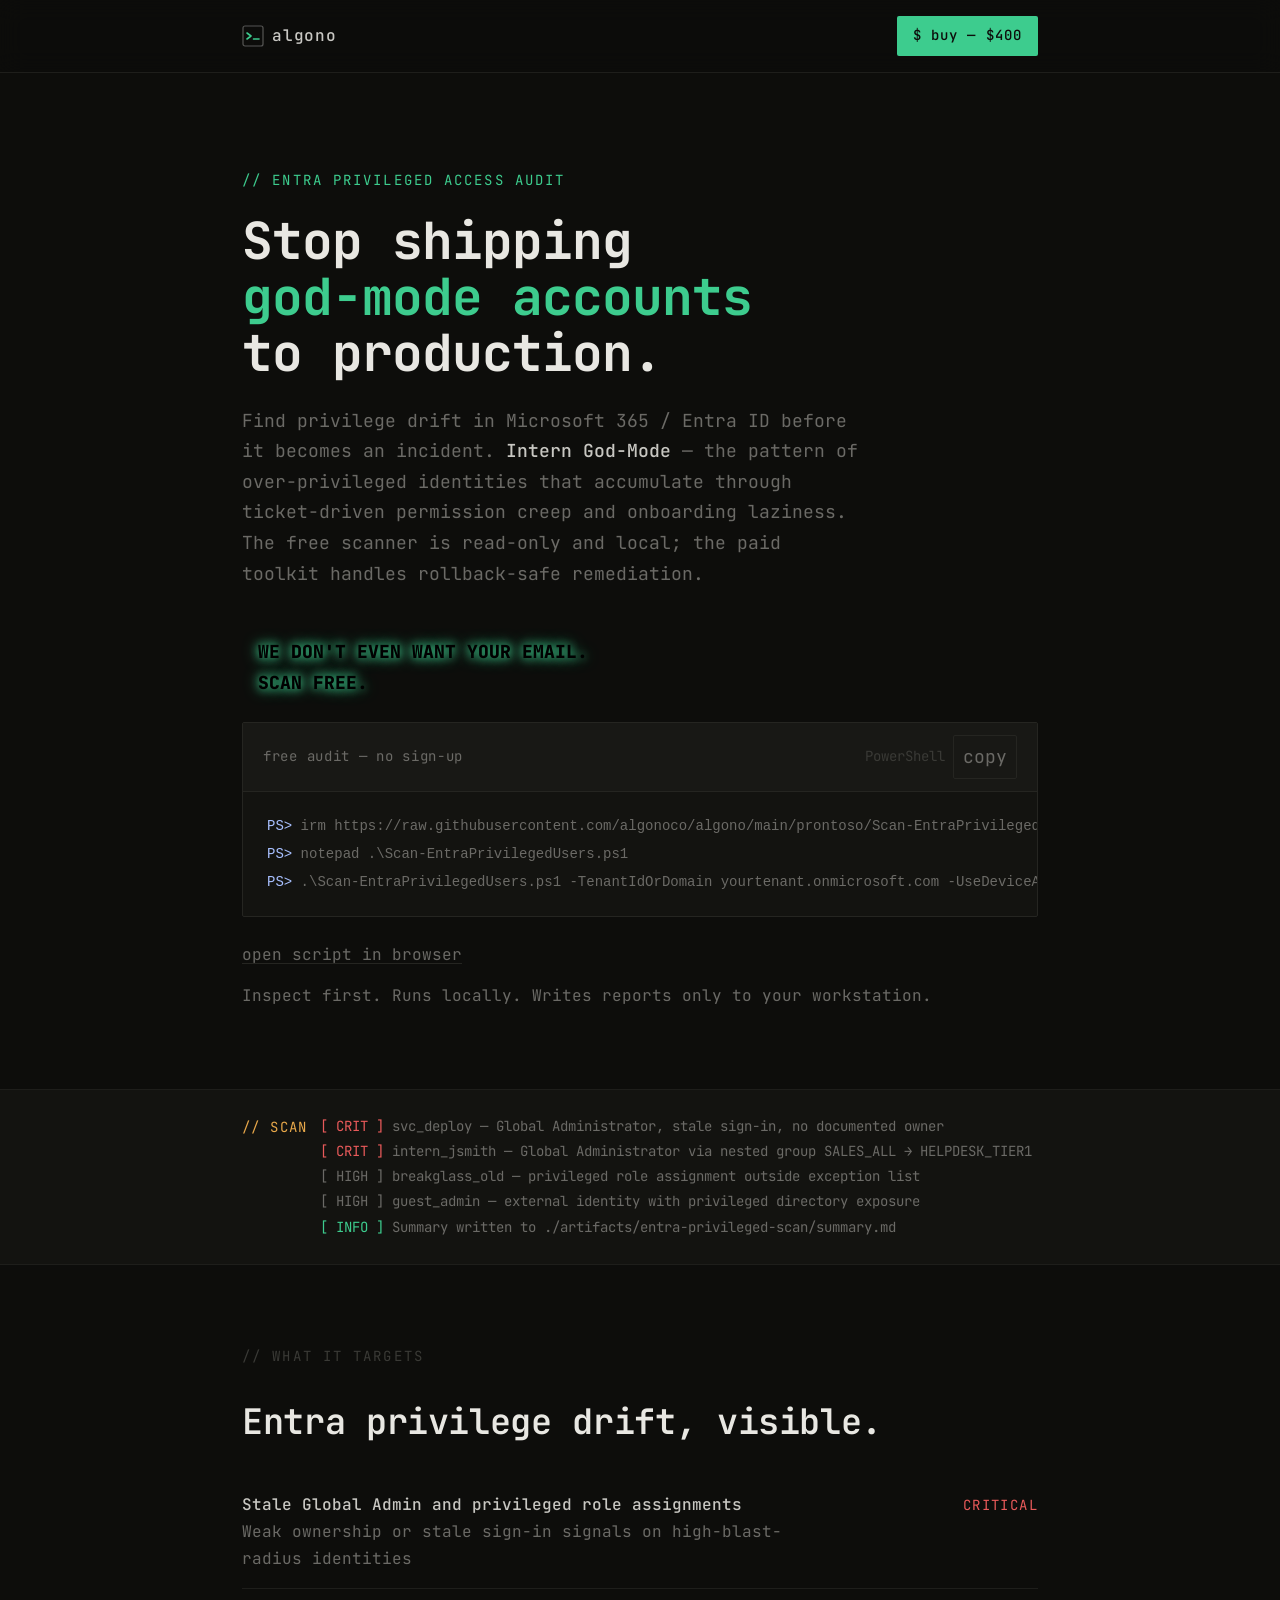
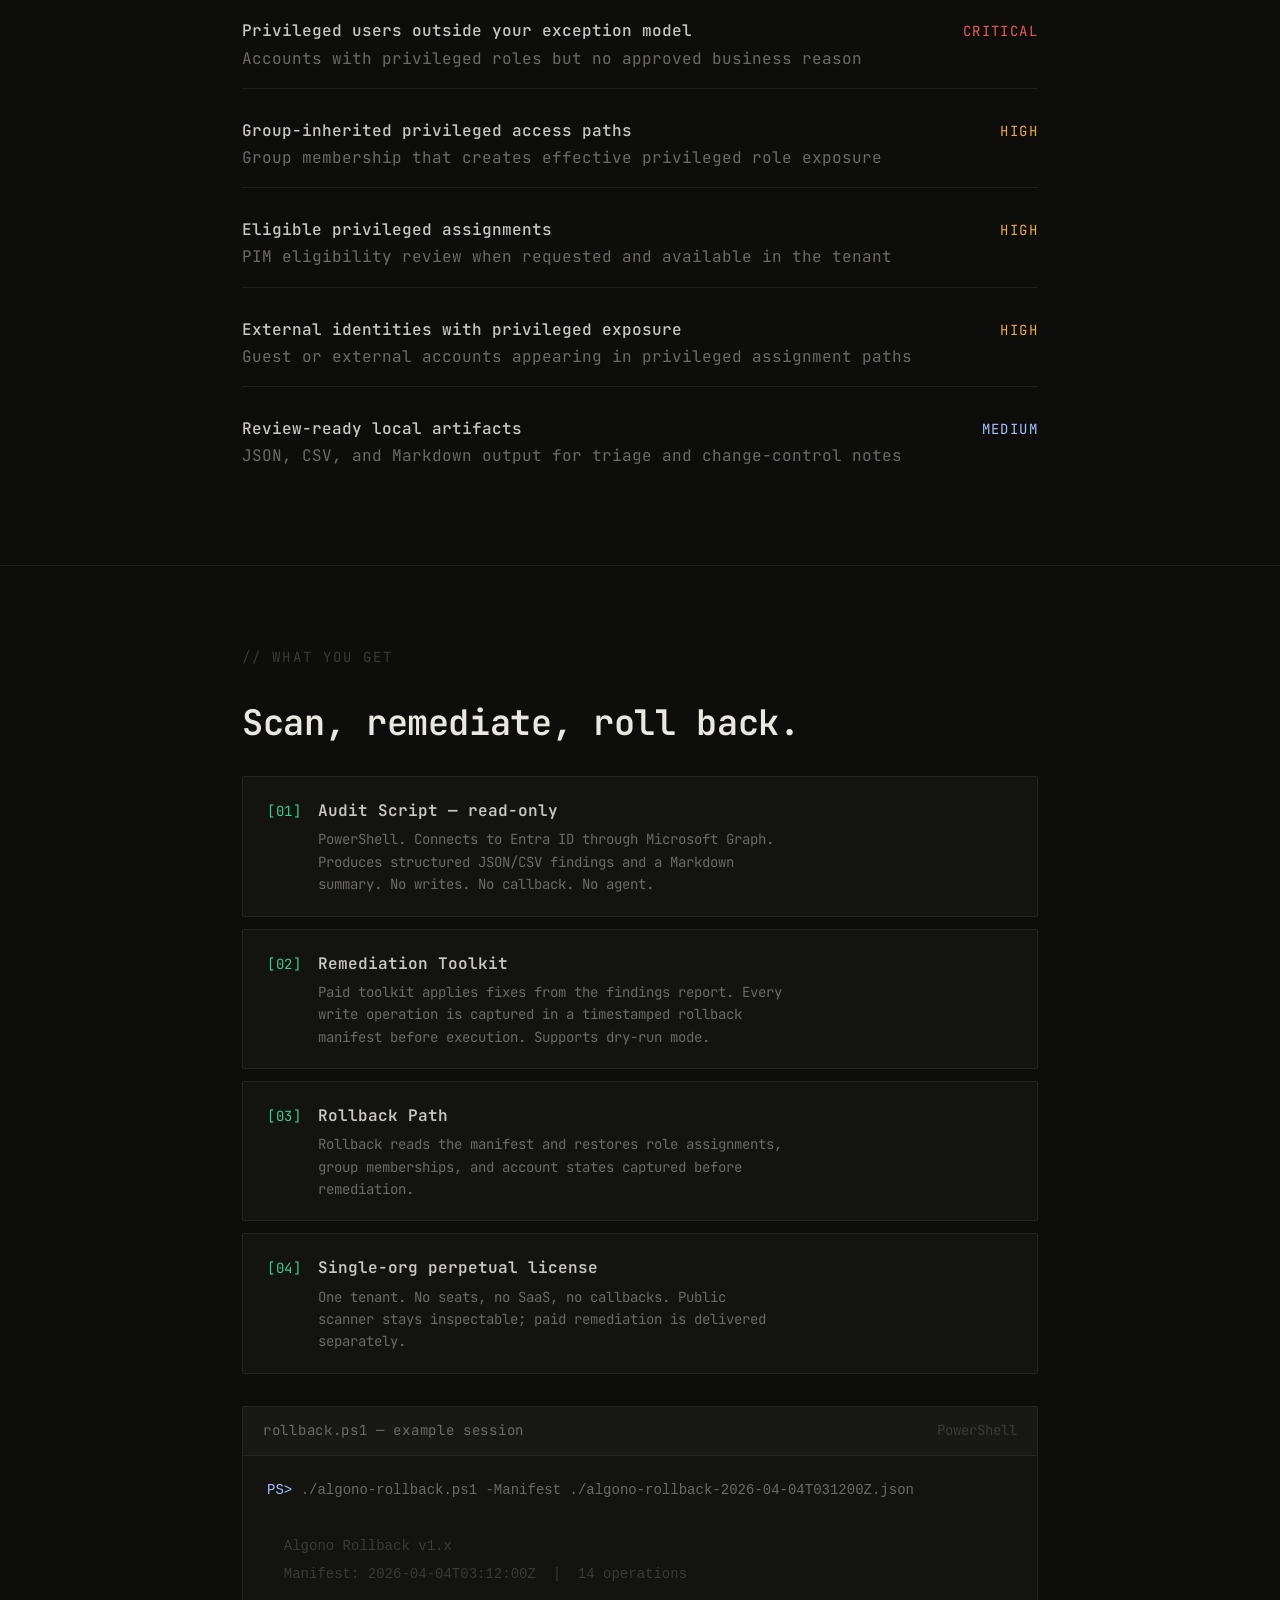
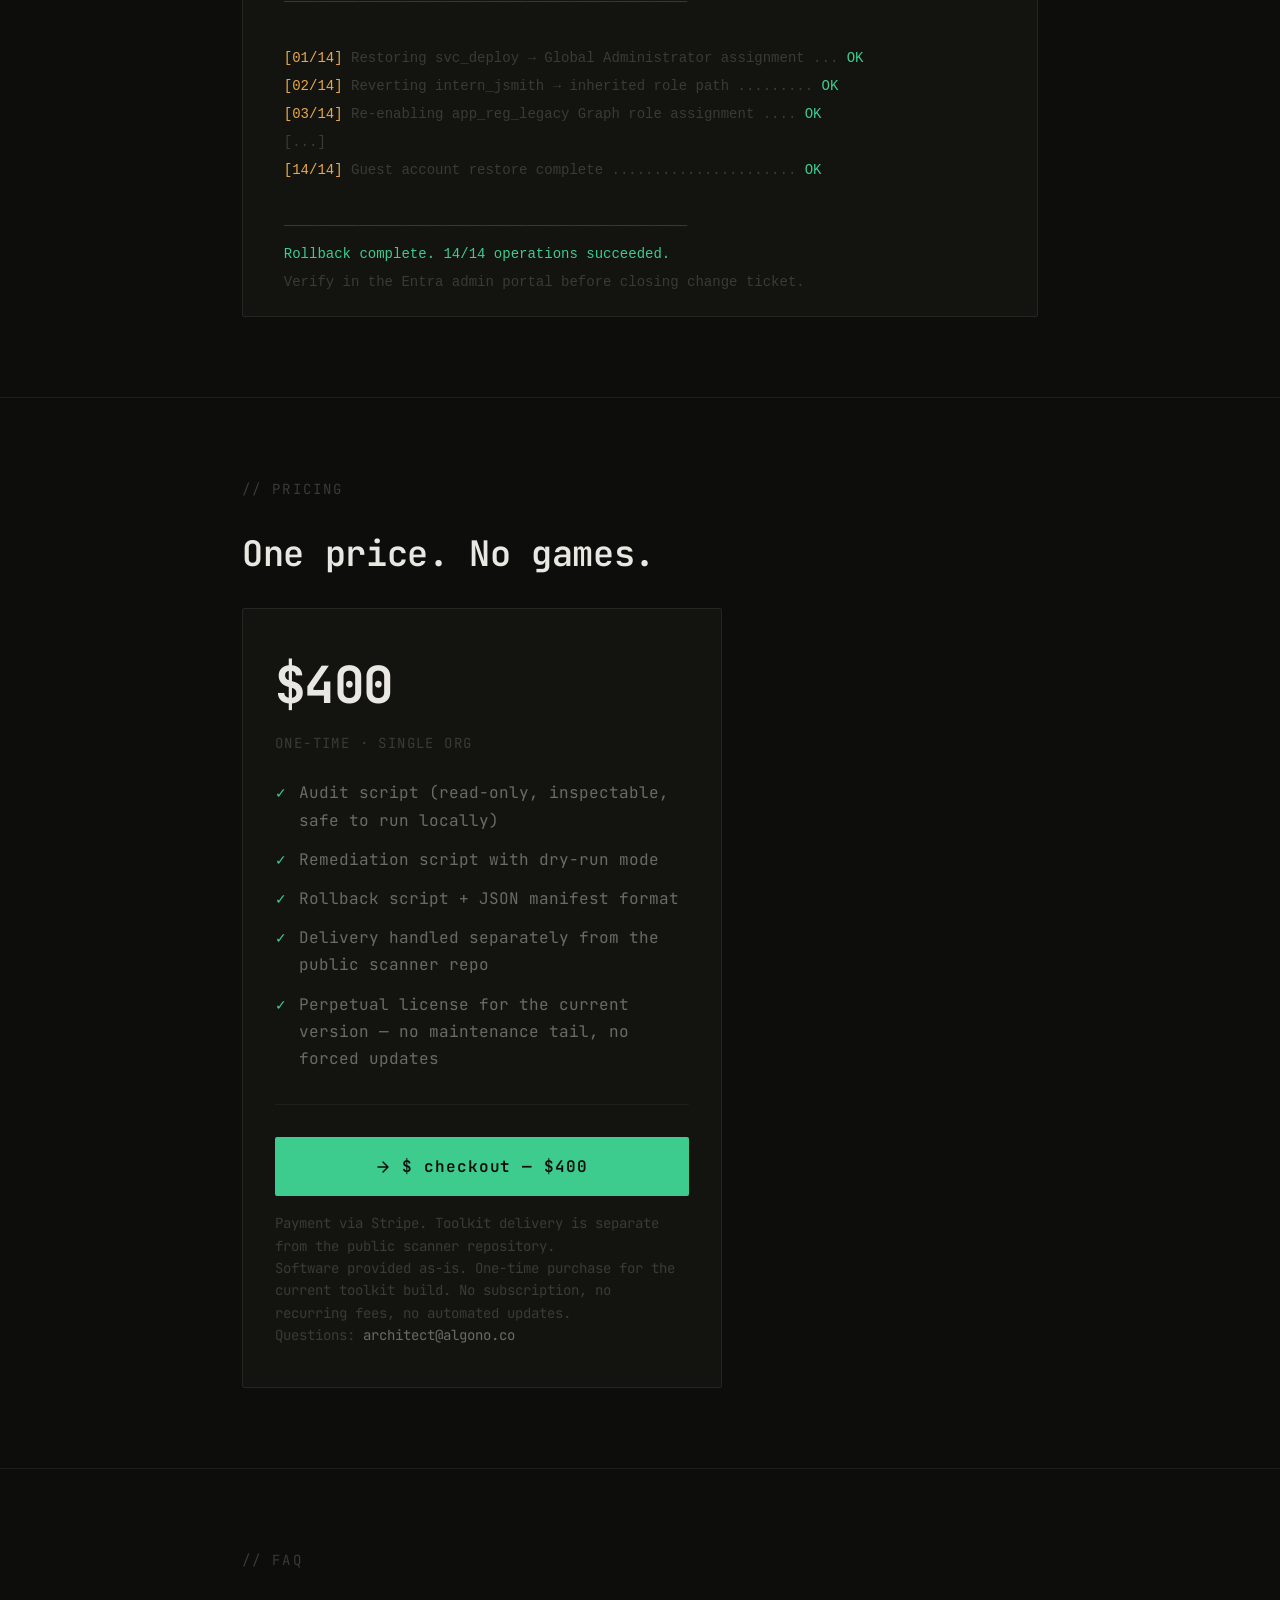
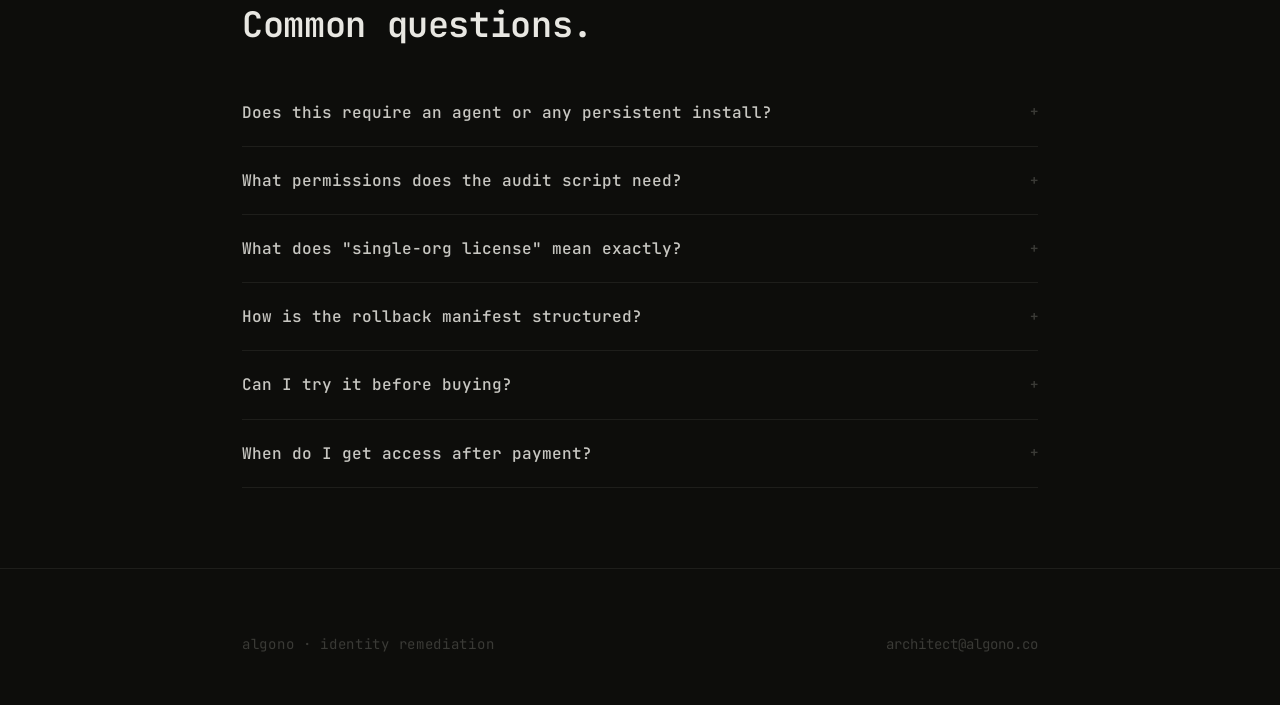
<file: index.html>
<!DOCTYPE html>
<html lang="en" data-theme="dark">
<head>
  <meta charset="UTF-8">
  <meta name="viewport" content="width=device-width, initial-scale=1.0">
  <title>algono — Entra Privileged Access Audit</title>
  <meta name="description" content="Read-only PowerShell scanner for finding over-privileged Microsoft 365 / Entra identities. Inspect first, run locally, no agent, no callback.">

  <!-- Preconnect for fonts -->
  <link rel="preconnect" href="https://fonts.googleapis.com">
  <link rel="preconnect" href="https://fonts.gstatic.com" crossorigin>
  <link href="https://fonts.googleapis.com/css2?family=JetBrains+Mono:ital,wght@0,300..800;1,300..800&display=swap" rel="stylesheet">

  <!--
  ═══════════════════════════════════════════════════
  STRIPE CONFIGURATION
  Replace BOTH values below before deployment.

  STRIPE_PAYMENT_LINK:
    Create a product in Stripe Dashboard → Payment Links
    Set price to $400 one-time → copy the URL
    Looks like: https://buy.stripe.com/XXXXXXXXXXXX

  STRIPE_PUBLISHABLE_KEY (only needed if using embedded checkout):
    Stripe Dashboard → Developers → API keys → Publishable key
    Starts with: pk_live_XXXX  (or pk_test_XXXX for test mode)

  Simplest deploy: just set STRIPE_PAYMENT_LINK and ignore the key.
  ═══════════════════════════════════════════════════
  -->
  <script>
    const STRIPE_PAYMENT_LINK = "https://buy.stripe.com/00wfZjcw38no4bdbNp6wE00";
    // const STRIPE_PUBLISHABLE_KEY = "pk_live_REPLACE_IF_USING_EMBEDDED_CHECKOUT";
  </script>

  <style>
    /* ── Design Tokens ── */
    :root {
      --font-mono: 'JetBrains Mono', 'Fira Code', 'Cascadia Code', 'Courier New', monospace;

      /* Type scale */
      --text-xs:   clamp(0.75rem,  0.7rem  + 0.25vw, 0.875rem);
      --text-sm:   clamp(0.875rem, 0.8rem  + 0.35vw, 1rem);
      --text-base: clamp(1rem,     0.95rem + 0.25vw, 1.125rem);
      --text-lg:   clamp(1.125rem, 1rem    + 0.75vw, 1.5rem);
      --text-xl:   clamp(1.5rem,   1.2rem  + 1.25vw, 2.25rem);
      --text-2xl:  clamp(2rem,     1.2rem  + 2.5vw,  3.5rem);

      /* Spacing */
      --space-1:  0.25rem;
      --space-2:  0.5rem;
      --space-3:  0.75rem;
      --space-4:  1rem;
      --space-5:  1.25rem;
      --space-6:  1.5rem;
      --space-8:  2rem;
      --space-10: 2.5rem;
      --space-12: 3rem;
      --space-16: 4rem;
      --space-20: 5rem;
      --space-24: 6rem;

      /* Radius */
      --radius-sm: 2px;
      --radius-md: 4px;

      /* Transitions */
      --transition: 180ms cubic-bezier(0.16, 1, 0.3, 1);

      /* Content widths */
      --content-narrow: 640px;
      --content-default: 860px;
    }

    /* Dark-only palette — this tool lives in dark */
    [data-theme="dark"], :root {
      --color-bg:           #0d0d0b;
      --color-surface:      #131310;
      --color-surface-2:    #181815;
      --color-border:       #252521;
      --color-divider:      #1e1e1b;
      --color-text:         #c8c7c2;
      --color-text-muted:   #6b6a66;
      --color-text-faint:   #3a3a36;
      --color-accent:       #3dcc8e;   /* terminal green — earned, not decorative */
      --color-accent-dim:   #1a4a35;
      --color-accent-glow:  oklch(from #3dcc8e l c h / 0.12);
      --color-warn:         #e8a84a;
      --color-err:          #e85a5a;

      --shadow-sm: 0 1px 3px oklch(0 0 0 / 0.4);
      --shadow-md: 0 4px 16px oklch(0 0 0 / 0.5);
    }

    /* ── Base Reset ── */
    *, *::before, *::after { box-sizing: border-box; margin: 0; padding: 0; }
    html {
      -webkit-font-smoothing: antialiased;
      -moz-osx-font-smoothing: grayscale;
      scroll-behavior: smooth;
      scroll-padding-top: var(--space-16);
    }
    body {
      min-height: 100dvh;
      font-family: var(--font-mono);
      font-size: var(--text-base);
      line-height: 1.7;
      color: var(--color-text);
      background: var(--color-bg);
    }
    img, picture, video, canvas, svg { display: block; max-width: 100%; height: auto; }
    button { cursor: pointer; background: none; border: none; font: inherit; color: inherit; }
    a { color: inherit; text-decoration: none; }
    h1, h2, h3, h4 { text-wrap: balance; line-height: 1.2; }
    p, li { text-wrap: pretty; max-width: 68ch; }
    ::selection { background: var(--color-accent-glow); color: var(--color-text); }
    :focus-visible { outline: 1px solid var(--color-accent); outline-offset: 3px; border-radius: var(--radius-sm); }
    @media (prefers-reduced-motion: reduce) {
      *, *::before, *::after {
        animation-duration: 0.01ms !important;
        transition-duration: 0.01ms !important;
      }
    }

    /* ── Layout ── */
    .container {
      max-width: var(--content-default);
      margin-inline: auto;
      padding-inline: clamp(var(--space-4), 4vw, var(--space-8));
    }

    /* ── Skip link ── */
    .skip-link {
      position: absolute; left: var(--space-4); top: var(--space-4);
      padding: var(--space-2) var(--space-4);
      background: var(--color-surface-2);
      border: 1px solid var(--color-border);
      font-size: var(--text-sm);
      transform: translateY(-200%);
      transition: transform var(--transition);
    }
    .skip-link:focus { transform: translateY(0); }

    /* ── Nav ── */
    .nav {
      position: sticky;
      top: 0;
      z-index: 100;
      padding: var(--space-4) 0;
      border-bottom: 1px solid var(--color-divider);
      background: oklch(from var(--color-bg) l c h / 0.92);
      backdrop-filter: blur(12px);
      -webkit-backdrop-filter: blur(12px);
    }
    .nav-inner {
      display: flex;
      align-items: center;
      justify-content: space-between;
      gap: var(--space-4);
    }
    .nav-logo {
      display: flex;
      align-items: center;
      gap: var(--space-2);
      font-size: var(--text-sm);
      font-weight: 500;
      letter-spacing: 0.05em;
      color: var(--color-text);
      transition: opacity var(--transition);
    }
    .nav-logo:hover { opacity: 0.7; }
    .nav-logo svg { flex-shrink: 0; }
    .nav-cta {
      display: inline-flex;
      align-items: center;
      gap: var(--space-2);
      padding: var(--space-2) var(--space-4);
      font-size: var(--text-xs);
      font-family: var(--font-mono);
      font-weight: 500;
      letter-spacing: 0.08em;
      color: var(--color-bg);
      background: var(--color-accent);
      border-radius: var(--radius-sm);
      transition: background var(--transition), transform var(--transition);
      white-space: nowrap;
    }
    .nav-cta:hover { background: #4de8a0; }
    .nav-cta:active { transform: scale(0.98); }

    /* ── Hero ── */
    .hero {
      padding: clamp(var(--space-16), 10vw, var(--space-24)) 0
               clamp(var(--space-12), 8vw, var(--space-20));
      border-bottom: 1px solid var(--color-divider);
    }
    .hero-eyebrow {
      font-size: var(--text-xs);
      color: var(--color-accent);
      letter-spacing: 0.15em;
      text-transform: uppercase;
      margin-bottom: var(--space-5);
    }
    .hero-title {
      font-size: var(--text-2xl);
      font-weight: 700;
      color: #e8e7e2;
      line-height: 1.1;
      letter-spacing: -0.02em;
      margin-bottom: var(--space-6);
    }
    .hero-title .accent { color: var(--color-accent); }
    .hero-sub {
      font-size: var(--text-base);
      color: var(--color-text-muted);
      max-width: 56ch;
      line-height: 1.7;
      margin-bottom: var(--space-10);
    }
    .hero-sub strong { color: var(--color-text); font-weight: 500; }
    .hero-actions {
      display: flex;
      align-items: center;
      gap: var(--space-6);
      flex-wrap: wrap;
    }
    .hero-actions > div {
      width: 100%;
    }
    .btn-primary {
      display: inline-flex;
      align-items: center;
      gap: var(--space-3);
      padding: var(--space-4) var(--space-8);
      font-family: var(--font-mono);
      font-size: var(--text-sm);
      font-weight: 600;
      letter-spacing: 0.06em;
      color: var(--color-bg);
      background: var(--color-accent);
      border-radius: var(--radius-sm);
      transition: background var(--transition), transform var(--transition), box-shadow var(--transition);
    }
    .btn-primary:hover {
      background: #4de8a0;
      box-shadow: 0 0 24px oklch(from var(--color-accent) l c h / 0.25);
    }
    .btn-primary:active { transform: scale(0.98); }
    .hero-price {
      font-size: var(--text-sm);
      color: var(--color-text-muted);
    }
    .hero-price strong { color: var(--color-text); font-weight: 600; }

    /* ── Aura Text (No Email Banner) ── */
    .aura-text {
      color: #000000;
      font-weight: 800;
      text-shadow: 0 0 8px #3dcc8e, 0 0 15px #3dcc8e;
      padding: var(--space-2) var(--space-4);
      display: inline-block;
    }

    /* ── Findings banner ── */
    .findings-bar {
      padding: var(--space-6) 0;
      border-bottom: 1px solid var(--color-divider);
      background: var(--color-surface);
    }
    .findings-inner {
      display: flex;
      align-items: flex-start;
      gap: var(--space-3);
    }
    .findings-prefix {
      font-size: var(--text-xs);
      color: var(--color-warn);
      letter-spacing: 0.1em;
      text-transform: uppercase;
      padding-top: 2px;
      white-space: nowrap;
    }
    .findings-code {
      font-size: var(--text-xs);
      color: var(--color-text-muted);
      line-height: 1.8;
    }
    .findings-code .hi { color: var(--color-err); }
    .findings-code .ok { color: var(--color-accent); }

    /* ── Section ── */
    .section {
      padding: clamp(var(--space-12), 8vw, var(--space-20)) 0;
      border-bottom: 1px solid var(--color-divider);
    }
    .section-label {
      font-size: var(--text-xs);
      color: var(--color-text-faint);
      letter-spacing: 0.15em;
      text-transform: uppercase;
      margin-bottom: var(--space-8);
    }
    .section-title {
      font-size: var(--text-xl);
      font-weight: 600;
      color: #e8e7e2;
      letter-spacing: -0.01em;
      margin-bottom: var(--space-6);
    }

    /* ── What it fixes ── */
    .findings-list {
      list-style: none;
      display: grid;
      gap: var(--space-3);
      margin-top: var(--space-8);
    }
    .findings-list li {
      display: grid;
      grid-template-columns: 1fr auto;
      align-items: baseline;
      gap: var(--space-4);
      padding: var(--space-4) 0;
      border-bottom: 1px solid var(--color-divider);
      font-size: var(--text-sm);
      color: var(--color-text-muted);
      max-width: none;
    }
    .findings-list li:last-child { border-bottom: none; }
    .findings-list .finding-name { color: var(--color-text); font-weight: 500; }
    .findings-list .finding-severity {
      font-size: var(--text-xs);
      letter-spacing: 0.1em;
      text-transform: uppercase;
    }
    .sev-crit { color: var(--color-err); }
    .sev-high { color: var(--color-warn); }
    .sev-med  { color: #a8c0ff; }

    /* ── What you get ── */
    .deliverables {
      display: grid;
      gap: var(--space-3);
      margin-top: var(--space-8);
    }
    .deliverable {
      display: flex;
      align-items: flex-start;
      gap: var(--space-4);
      padding: var(--space-5) var(--space-6);
      background: var(--color-surface);
      border: 1px solid var(--color-border);
      border-radius: var(--radius-sm);
    }
    .deliverable-marker {
      font-size: var(--text-xs);
      color: var(--color-accent);
      padding-top: 3px;
      flex-shrink: 0;
      letter-spacing: 0.05em;
    }
    .deliverable-body { flex: 1; }
    .deliverable-title {
      font-size: var(--text-sm);
      font-weight: 600;
      color: var(--color-text);
      margin-bottom: var(--space-1);
    }
    .deliverable-desc {
      font-size: var(--text-xs);
      color: var(--color-text-muted);
      line-height: 1.6;
      max-width: 58ch;
    }

    /* ── Rollback demo ── */
    .code-block {
      margin-top: var(--space-8);
      background: var(--color-surface);
      border: 1px solid var(--color-border);
      border-radius: var(--radius-sm);
      overflow: hidden;
    }
    .code-block-header {
      display: flex;
      align-items: center;
      justify-content: space-between;
      padding: var(--space-3) var(--space-5);
      border-bottom: 1px solid var(--color-border);
      background: var(--color-surface-2);
    }
    .code-block-title {
      font-size: var(--text-xs);
      color: var(--color-text-muted);
      letter-spacing: 0.05em;
    }
    .code-block-lang {
      font-size: var(--text-xs);
      color: var(--color-text-faint);
    }
    .code-block-actions {
      display: flex;
      align-items: center;
      gap: var(--space-2);
    }
    .copy-btn {
      border: 1px solid var(--color-border);
      border-radius: var(--radius-sm);
      padding: 0.35rem 0.55rem;
      color: var(--color-text-muted);
      transition: color var(--transition), border-color var(--transition), background var(--transition);
    }
    .copy-btn:hover {
      color: var(--color-accent);
      border-color: var(--color-accent-dim);
      background: oklch(from var(--color-accent) l c h / 0.08);
    }
    .code-link {
      display: inline-flex;
      margin-top: var(--space-3);
      color: var(--color-text-muted);
      font-size: var(--text-sm);
      text-decoration: underline;
      text-decoration-color: var(--color-border);
      text-underline-offset: 0.18em;
      transition: color var(--transition), text-decoration-color var(--transition);
    }
    .code-link:hover {
      color: var(--color-accent);
      text-decoration-color: var(--color-accent);
    }
    .code-block-meta {
      margin-top: var(--space-3);
    }
    .code-block-note {
      margin-top: var(--space-3);
      color: var(--color-text-muted);
      font-size: var(--text-sm);
    }
    .code-block pre {
      padding: var(--space-5) var(--space-6);
      font-size: var(--text-xs);
      line-height: 2;
      overflow-x: auto;
      color: var(--color-text-muted);
    }
    .code-block pre .cmd   { color: #a8c0ff; }
    .code-block pre .flag  { color: var(--color-text-muted); }
    .code-block pre .out   { color: var(--color-text-faint); }
    .code-block pre .good  { color: var(--color-accent); }
    .code-block pre .warn  { color: var(--color-warn); }
    .code-block pre .err   { color: var(--color-err); }
    .code-block pre .cmt   { color: #3a3a36; }

    /* ── Pricing ── */
    .pricing-card {
      margin-top: var(--space-8);
      padding: var(--space-8) var(--space-8) var(--space-10);
      background: var(--color-surface);
      border: 1px solid var(--color-border);
      border-radius: var(--radius-sm);
      max-width: 480px;
    }
    .pricing-amount {
      font-size: var(--text-2xl);
      font-weight: 700;
      color: #e8e7e2;
      letter-spacing: -0.03em;
      margin-bottom: var(--space-1);
    }
    .pricing-cadence {
      font-size: var(--text-xs);
      color: var(--color-text-faint);
      letter-spacing: 0.1em;
      text-transform: uppercase;
      margin-bottom: var(--space-6);
    }
    .pricing-includes {
      list-style: none;
      display: grid;
      gap: var(--space-3);
      margin-bottom: var(--space-8);
      padding-bottom: var(--space-8);
      border-bottom: 1px solid var(--color-divider);
    }
    .pricing-includes li {
      display: flex;
      align-items: baseline;
      gap: var(--space-3);
      font-size: var(--text-sm);
      color: var(--color-text-muted);
      max-width: none;
    }
    .pricing-includes li::before {
      content: '✓';
      color: var(--color-accent);
      font-size: var(--text-xs);
      flex-shrink: 0;
    }
    .pricing-fine {
      font-size: var(--text-xs);
      color: var(--color-text-faint);
      line-height: 1.6;
      margin-top: var(--space-4);
    }

    /* ── FAQ ── */
    .faq-list {
      display: grid;
      gap: 0;
      margin-top: var(--space-8);
    }
    .faq-item {
      border-bottom: 1px solid var(--color-divider);
    }
    .faq-q {
      width: 100%;
      text-align: left;
      padding: var(--space-5) 0;
      font-family: var(--font-mono);
      font-size: var(--text-sm);
      font-weight: 500;
      color: var(--color-text);
      display: flex;
      align-items: center;
      justify-content: space-between;
      gap: var(--space-4);
      cursor: pointer;
      transition: color var(--transition);
      border: none;
      background: none;
    }
    .faq-q:hover { color: var(--color-accent); }
    .faq-q-marker {
      font-size: var(--text-xs);
      color: var(--color-text-faint);
      transition: color var(--transition), transform var(--transition);
      flex-shrink: 0;
    }
    .faq-item.open .faq-q-marker {
      color: var(--color-accent);
      transform: rotate(45deg);
    }
    .faq-a {
      display: none;
      padding-bottom: var(--space-5);
      font-size: var(--text-sm);
      color: var(--color-text-muted);
      line-height: 1.75;
      max-width: 62ch;
    }
    .faq-item.open .faq-a { display: block; }

    /* ── Footer ── */
    .footer {
      padding: var(--space-8) 0 var(--space-12);
      margin-top: var(--space-8);
    }
    .footer-inner {
      display: flex;
      align-items: center;
      justify-content: space-between;
      gap: var(--space-4);
      flex-wrap: wrap;
    }
    .footer-text {
      font-size: var(--text-xs);
      color: var(--color-text-faint);
      letter-spacing: 0.05em;
    }
    .footer-contact {
      font-size: var(--text-xs);
      color: var(--color-text-faint);
      transition: color var(--transition);
    }
    .footer-contact:hover { color: var(--color-text-muted); }

    /* ── Responsive ── */
    @media (max-width: 600px) {
      .hero-actions { flex-direction: column; align-items: flex-start; gap: var(--space-4); }
      .findings-list li { grid-template-columns: 1fr; gap: var(--space-1); }
      .footer-inner { flex-direction: column; align-items: flex-start; }
      .pricing-card { padding: var(--space-6); }
      .code-block pre { font-size: 0.7rem; }
    }
  </style>
</head>
<body>

  <a href="#main" class="skip-link">Skip to content</a>

  <!-- ── Nav ── -->
  <nav class="nav" role="navigation" aria-label="Main">
    <div class="container">
      <div class="nav-inner">
        <a href="/" class="nav-logo" aria-label="algono home">
          <!-- >_ logo -->
          <svg width="22" height="22" viewBox="0 0 22 22" fill="none" aria-hidden="true">
            <rect x="1" y="1" width="20" height="20" rx="2" stroke="currentColor" stroke-width="1.2" opacity="0.4"/>
            <polyline points="5,8 9,11 5,14" stroke="#3dcc8e" stroke-width="1.6" stroke-linecap="round" stroke-linejoin="round"/>
            <line x1="11.5" y1="14" x2="17" y2="14" stroke="#3dcc8e" stroke-width="1.6" stroke-linecap="round"/>
          </svg>
          algono
        </a>
        <a href="#buy" class="nav-cta" id="nav-buy-btn">
          $ buy — $400
        </a>
      </div>
    </div>
  </nav>

  <main id="main">

    <!-- ── Hero ── -->
    <section class="hero">
      <div class="container">
        <p class="hero-eyebrow">// Entra Privileged Access Audit</p>
        <h1 class="hero-title">
          Stop shipping<br>
          <span class="accent">god-mode accounts</span><br>
          to production.
        </h1>
        <p class="hero-sub">
          Find privilege drift in Microsoft 365 / Entra ID before it becomes an incident.
          <strong>Intern God-Mode</strong> — the pattern of over-privileged identities that accumulate through ticket-driven permission creep and onboarding laziness. The free scanner is read-only and local; the paid toolkit handles rollback-safe remediation.
        </p>
        <div class="hero-actions">
          <div>
            <div class="aura-text">
              WE DON'T EVEN WANT YOUR EMAIL.<br>
              SCAN FREE.
            </div>
            <div class="code-block" style="margin-top: var(--space-4);">
              <div class="code-block-header">
                <span class="code-block-title">free audit — no sign-up</span>
                <div class="code-block-actions">
                  <span class="code-block-lang">PowerShell</span>
                  <button
                    type="button"
                    class="copy-btn"
                    id="copy-free-audit-btn"
                    data-copy-text="irm https://raw.githubusercontent.com/algonoco/algono/main/prontoso/Scan-EntraPrivilegedUsers.ps1 -OutFile .\Scan-EntraPrivilegedUsers.ps1&#10;notepad .\Scan-EntraPrivilegedUsers.ps1&#10;.\Scan-EntraPrivilegedUsers.ps1 -TenantIdOrDomain yourtenant.onmicrosoft.com -UseDeviceAuthentication"
                    aria-label="Copy free audit command"
                  >
                    copy
                  </button>
                </div>
              </div>
              <pre role="img" aria-label="Free audit command"><span class="cmd">PS&gt;</span> irm https://raw.githubusercontent.com/algonoco/algono/main/prontoso/Scan-EntraPrivilegedUsers.ps1 -OutFile .\Scan-EntraPrivilegedUsers.ps1
<span class="cmd">PS&gt;</span> notepad .\Scan-EntraPrivilegedUsers.ps1
<span class="cmd">PS&gt;</span> .\Scan-EntraPrivilegedUsers.ps1 -TenantIdOrDomain yourtenant.onmicrosoft.com -UseDeviceAuthentication</pre>
            </div>
            <div class="code-block-meta">
              <a
                href="https://github.com/algonoco/algono/blob/main/prontoso/Scan-EntraPrivilegedUsers.ps1"
                class="code-link"
                target="_blank"
                rel="noopener noreferrer"
              >
                open script in browser
              </a>
              <div class="code-block-note">
                Inspect first. Runs locally. Writes reports only to your workstation.
              </div>
            </div>
          </div>
        </div>
      </div>
    </section>

    <!-- ── Sample findings ── -->
    <div class="findings-bar">
      <div class="container">
        <div class="findings-inner">
          <span class="findings-prefix">// scan</span>
          <div class="findings-code">
            <span class="hi">[ CRIT ]</span> svc_deploy — Global Administrator, stale sign-in, no documented owner<br>
            <span class="hi">[ CRIT ]</span> intern_jsmith — Global Administrator via nested group SALES_ALL → HELPDESK_TIER1<br>
            <span class="warn">[ HIGH ]</span> breakglass_old — privileged role assignment outside exception list<br>
            <span class="warn">[ HIGH ]</span> guest_admin — external identity with privileged directory exposure<br>
            <span class="ok">[ INFO ]</span> Summary written to ./artifacts/entra-privileged-scan/summary.md
          </div>
        </div>
      </div>
    </div>

    <!-- ── What it targets ── -->
    <section class="section" id="scope">
      <div class="container">
        <p class="section-label">// what it targets</p>
        <h2 class="section-title">Entra privilege drift, visible.</h2>
        <ul class="findings-list" role="list">
          <li>
            <div>
              <div class="finding-name">Stale Global Admin and privileged role assignments</div>
              Weak ownership or stale sign-in signals on high-blast-radius identities
            </div>
            <span class="finding-severity sev-crit">Critical</span>
          </li>
          <li>
            <div>
              <div class="finding-name">Privileged users outside your exception model</div>
              Accounts with privileged roles but no approved business reason
            </div>
            <span class="finding-severity sev-crit">Critical</span>
          </li>
          <li>
            <div>
              <div class="finding-name">Group-inherited privileged access paths</div>
              Group membership that creates effective privileged role exposure
            </div>
            <span class="finding-severity sev-high">High</span>
          </li>
          <li>
            <div>
              <div class="finding-name">Eligible privileged assignments</div>
              PIM eligibility review when requested and available in the tenant
            </div>
            <span class="finding-severity sev-high">High</span>
          </li>
          <li>
            <div>
              <div class="finding-name">External identities with privileged exposure</div>
              Guest or external accounts appearing in privileged assignment paths
            </div>
            <span class="finding-severity sev-high">High</span>
          </li>
          <li>
            <div>
              <div class="finding-name">Review-ready local artifacts</div>
              JSON, CSV, and Markdown output for triage and change-control notes
            </div>
            <span class="finding-severity sev-med">Medium</span>
          </li>
        </ul>
      </div>
    </section>

    <!-- ── What you get ── -->
    <section class="section" id="deliverables">
      <div class="container">
        <p class="section-label">// what you get</p>
        <h2 class="section-title">Scan, remediate, roll back.</h2>
        <div class="deliverables">
          <div class="deliverable">
            <span class="deliverable-marker">[01]</span>
            <div class="deliverable-body">
              <div class="deliverable-title">Audit Script — read-only</div>
              <div class="deliverable-desc">PowerShell. Connects to Entra ID through Microsoft Graph. Produces structured JSON/CSV findings and a Markdown summary. No writes. No callback. No agent.</div>
            </div>
          </div>
          <div class="deliverable">
            <span class="deliverable-marker">[02]</span>
            <div class="deliverable-body">
              <div class="deliverable-title">Remediation Toolkit</div>
              <div class="deliverable-desc">Paid toolkit applies fixes from the findings report. Every write operation is captured in a timestamped rollback manifest before execution. Supports dry-run mode.</div>
            </div>
          </div>
          <div class="deliverable">
            <span class="deliverable-marker">[03]</span>
            <div class="deliverable-body">
              <div class="deliverable-title">Rollback Path</div>
              <div class="deliverable-desc">Rollback reads the manifest and restores role assignments, group memberships, and account states captured before remediation.</div>
            </div>
          </div>
          <div class="deliverable">
            <span class="deliverable-marker">[04]</span>
            <div class="deliverable-body">
              <div class="deliverable-title">Single-org perpetual license</div>
              <div class="deliverable-desc">One tenant. No seats, no SaaS, no callbacks. Public scanner stays inspectable; paid remediation is delivered separately.</div>
            </div>
          </div>
        </div>

        <!-- Rollback demo -->
        <div class="code-block" style="margin-top: var(--space-8);">
          <div class="code-block-header">
            <span class="code-block-title">rollback.ps1 — example session</span>
            <span class="code-block-lang">PowerShell</span>
          </div>
          <pre role="img" aria-label="Example rollback session output"><span class="cmd">PS&gt;</span> <span class="flag">./algono-rollback.ps1</span> <span class="flag">-Manifest</span> <span class="flag">./algono-rollback-2026-04-04T031200Z.json</span>

<span class="out">  Algono Rollback v1.x</span>
<span class="out">  Manifest: 2026-04-04T03:12:00Z  |  14 operations</span>
<span class="out">  ────────────────────────────────────────────────</span>

<span class="warn">  [01/14]</span> <span class="out">Restoring svc_deploy → Global Administrator assignment ... </span><span class="good">OK</span>
<span class="warn">  [02/14]</span> <span class="out">Reverting intern_jsmith → inherited role path ......... </span><span class="good">OK</span>
<span class="warn">  [03/14]</span> <span class="out">Re-enabling app_reg_legacy Graph role assignment .... </span><span class="good">OK</span>
<span class="cmt">  [...]</span>
<span class="warn">  [14/14]</span> <span class="out">Guest account restore complete ...................... </span><span class="good">OK</span>

<span class="out">  ────────────────────────────────────────────────</span>
<span class="good">  Rollback complete. 14/14 operations succeeded.</span>
<span class="out">  Verify in the Entra admin portal before closing change ticket.</span></pre>
        </div>
      </div>
    </section>

    <!-- ── Pricing / Buy ── -->
    <section class="section" id="buy">
      <div class="container">
        <p class="section-label">// pricing</p>
        <h2 class="section-title">One price. No games.</h2>
        <div class="pricing-card">
          <div class="pricing-amount">$400</div>
          <div class="pricing-cadence">one-time · single org</div>
          <ul class="pricing-includes" role="list">
            <li>Audit script (read-only, inspectable, safe to run locally)</li>
            <li>Remediation script with dry-run mode</li>
            <li>Rollback script + JSON manifest format</li>
            <li>Delivery handled separately from the public scanner repo</li>
            <li>Perpetual license for the current version — no maintenance tail, no forced updates</li>
          </ul>
          <a
            href="#"
            class="btn-primary"
            id="main-buy-btn"
            style="width: 100%; justify-content: center;"
            aria-label="Buy Algono Remediation and Rollback Toolkit for $400"
          >
            <svg width="14" height="14" viewBox="0 0 14 14" fill="none" aria-hidden="true">
              <path d="M2 7h10M7 2l5 5-5 5" stroke="currentColor" stroke-width="1.5" stroke-linecap="round" stroke-linejoin="round"/>
            </svg>
            $ checkout — $400
          </a>
          <p class="pricing-fine">
            Payment via Stripe. Toolkit delivery is separate from the public scanner repository.<br>
            Software provided as-is. One-time purchase for the current toolkit build. No subscription, no recurring fees, no automated updates.<br>
            Questions: <a href="mailto:architect@algono.co" style="color: var(--color-text-muted);">architect@algono.co</a>
          </p>
        </div>
      </div>
    </section>

    <!-- ── FAQ ── -->
    <section class="section" id="faq">
      <div class="container">
        <p class="section-label">// faq</p>
        <h2 class="section-title">Common questions.</h2>
        <div class="faq-list" role="list">
          <div class="faq-item" role="listitem">
            <button class="faq-q" aria-expanded="false">
              Does this require an agent or any persistent install?
              <span class="faq-q-marker" aria-hidden="true">+</span>
            </button>
            <div class="faq-a">No agent. No persistent install. PowerShell scripts you run on-demand from a management workstation or jump host with appropriate Microsoft Graph permissions. Nothing phones home.</div>
          </div>
          <div class="faq-item" role="listitem">
            <button class="faq-q" aria-expanded="false">
              What permissions does the audit script need?
              <span class="faq-q-marker" aria-hidden="true">+</span>
            </button>
            <div class="faq-a">Read-only. For the public Entra scanner: User.Read.All, AuditLog.Read.All, RoleManagement.Read.Directory, and GroupMember.Read.All delegated Microsoft Graph scopes.</div>
          </div>
          <div class="faq-item" role="listitem">
            <button class="faq-q" aria-expanded="false">
              What does "single-org license" mean exactly?
              <span class="faq-q-marker" aria-hidden="true">+</span>
            </button>
            <div class="faq-a">One Entra ID tenant. Run it as many times as you want against that environment. If you need to use it across multiple client tenants (MSP scenario), contact architect@algono.co.</div>
          </div>
          <div class="faq-item" role="listitem">
            <button class="faq-q" aria-expanded="false">
              How is the rollback manifest structured?
              <span class="faq-q-marker" aria-hidden="true">+</span>
            </button>
            <div class="faq-a">JSON flat file. Each entry records: operation type, target object (DN or Entra OID), attribute changed, prior value, new value, and a timestamp. Human-readable. You can inspect it before running rollback, or integrate it with your change management tooling.</div>
          </div>
          <div class="faq-item" role="listitem">
            <button class="faq-q" aria-expanded="false">
              Can I try it before buying?
              <span class="faq-q-marker" aria-hidden="true">+</span>
            </button>
            <div class="faq-a">The free audit script is a direct download. No sign-up, no issue to open, no email required. Save it locally, inspect it, then run it with your tenant: <code>.\Scan-EntraPrivilegedUsers.ps1 -TenantIdOrDomain yourtenant.onmicrosoft.com -UseDeviceAuthentication</code>. Read-only, no writes. If you have findings worth fixing, the toolkit is $400.</div>
          </div>
          <div class="faq-item" role="listitem">
            <button class="faq-q" aria-expanded="false">
              When do I get access after payment?
              <span class="faq-q-marker" aria-hidden="true">+</span>
            </button>
            <div class="faq-a">The paid remediation toolkit is delivered separately from this public scanner repository so the free scanner can remain inspectable without exposing paid artifacts.</div>
          </div>
        </div>
      </div>
    </section>

  </main>

  <!-- ── Footer ── -->
  <footer class="footer">
    <div class="container">
      <div class="footer-inner">
        <p class="footer-text">algono &middot; identity remediation</p>
        <a href="mailto:architect@algono.co" class="footer-contact">architect@algono.co</a>
      </div>
    </div>
  </footer>

  <!-- ── JS: Stripe redirect + FAQ accordion ── -->
  <script>
    // ──────────────────────────────────────────────────────────────
    // STRIPE CHECKOUT
    // All buy buttons redirect to your Stripe Payment Link.
    // Set STRIPE_PAYMENT_LINK at the top of this file.
    // ──────────────────────────────────────────────────────────────
    function goToCheckout(e) {
      e.preventDefault();
      const link = typeof STRIPE_PAYMENT_LINK !== 'undefined' && STRIPE_PAYMENT_LINK
        ? STRIPE_PAYMENT_LINK
        : null;

      if (!link || link.includes('REPLACE_WITH_YOUR_PAYMENT_LINK')) {
        // Dev fallback — alert instead of broken redirect
        alert('[algono dev mode]\n\nSet STRIPE_PAYMENT_LINK in the <script> block at the top of this file.\n\nGet it from: Stripe Dashboard → Payment Links');
        return;
      }
      window.location.href = link;
    }

    // Wire all buy buttons
    ['nav-buy-btn', 'hero-buy-btn', 'main-buy-btn'].forEach(function(id) {
      var el = document.getElementById(id);
      if (el) el.addEventListener('click', goToCheckout);
    });

    // ──────────────────────────────────────────────────────────────
    // COPY FREE AUDIT COMMAND
    // ──────────────────────────────────────────────────────────────
    (function() {
      var copyBtn = document.getElementById('copy-free-audit-btn');
      if (!copyBtn) return;

      var defaultLabel = copyBtn.textContent.trim();

      function setTemporaryLabel(label) {
        copyBtn.textContent = label;
        window.setTimeout(function() {
          copyBtn.textContent = defaultLabel;
        }, 1400);
      }

      copyBtn.addEventListener('click', async function() {
        var text = copyBtn.getAttribute('data-copy-text');
        if (!text) return;

        try {
          await navigator.clipboard.writeText(text);
          setTemporaryLabel('copied');
        } catch (err) {
          setTemporaryLabel('copy failed');
        }
      });
    })();

    // ──────────────────────────────────────────────────────────────
    // FAQ ACCORDION
    // ──────────────────────────────────────────────────────────────
    document.querySelectorAll('.faq-q').forEach(function(btn) {
      btn.addEventListener('click', function() {
        var item = btn.closest('.faq-item');
        var isOpen = item.classList.contains('open');

        // Close all
        document.querySelectorAll('.faq-item.open').forEach(function(o) {
          o.classList.remove('open');
          o.querySelector('.faq-q').setAttribute('aria-expanded', 'false');
        });

        // Toggle current
        if (!isOpen) {
          item.classList.add('open');
          btn.setAttribute('aria-expanded', 'true');
        }
      });
    });
  </script>

</body>
</html>
</file>
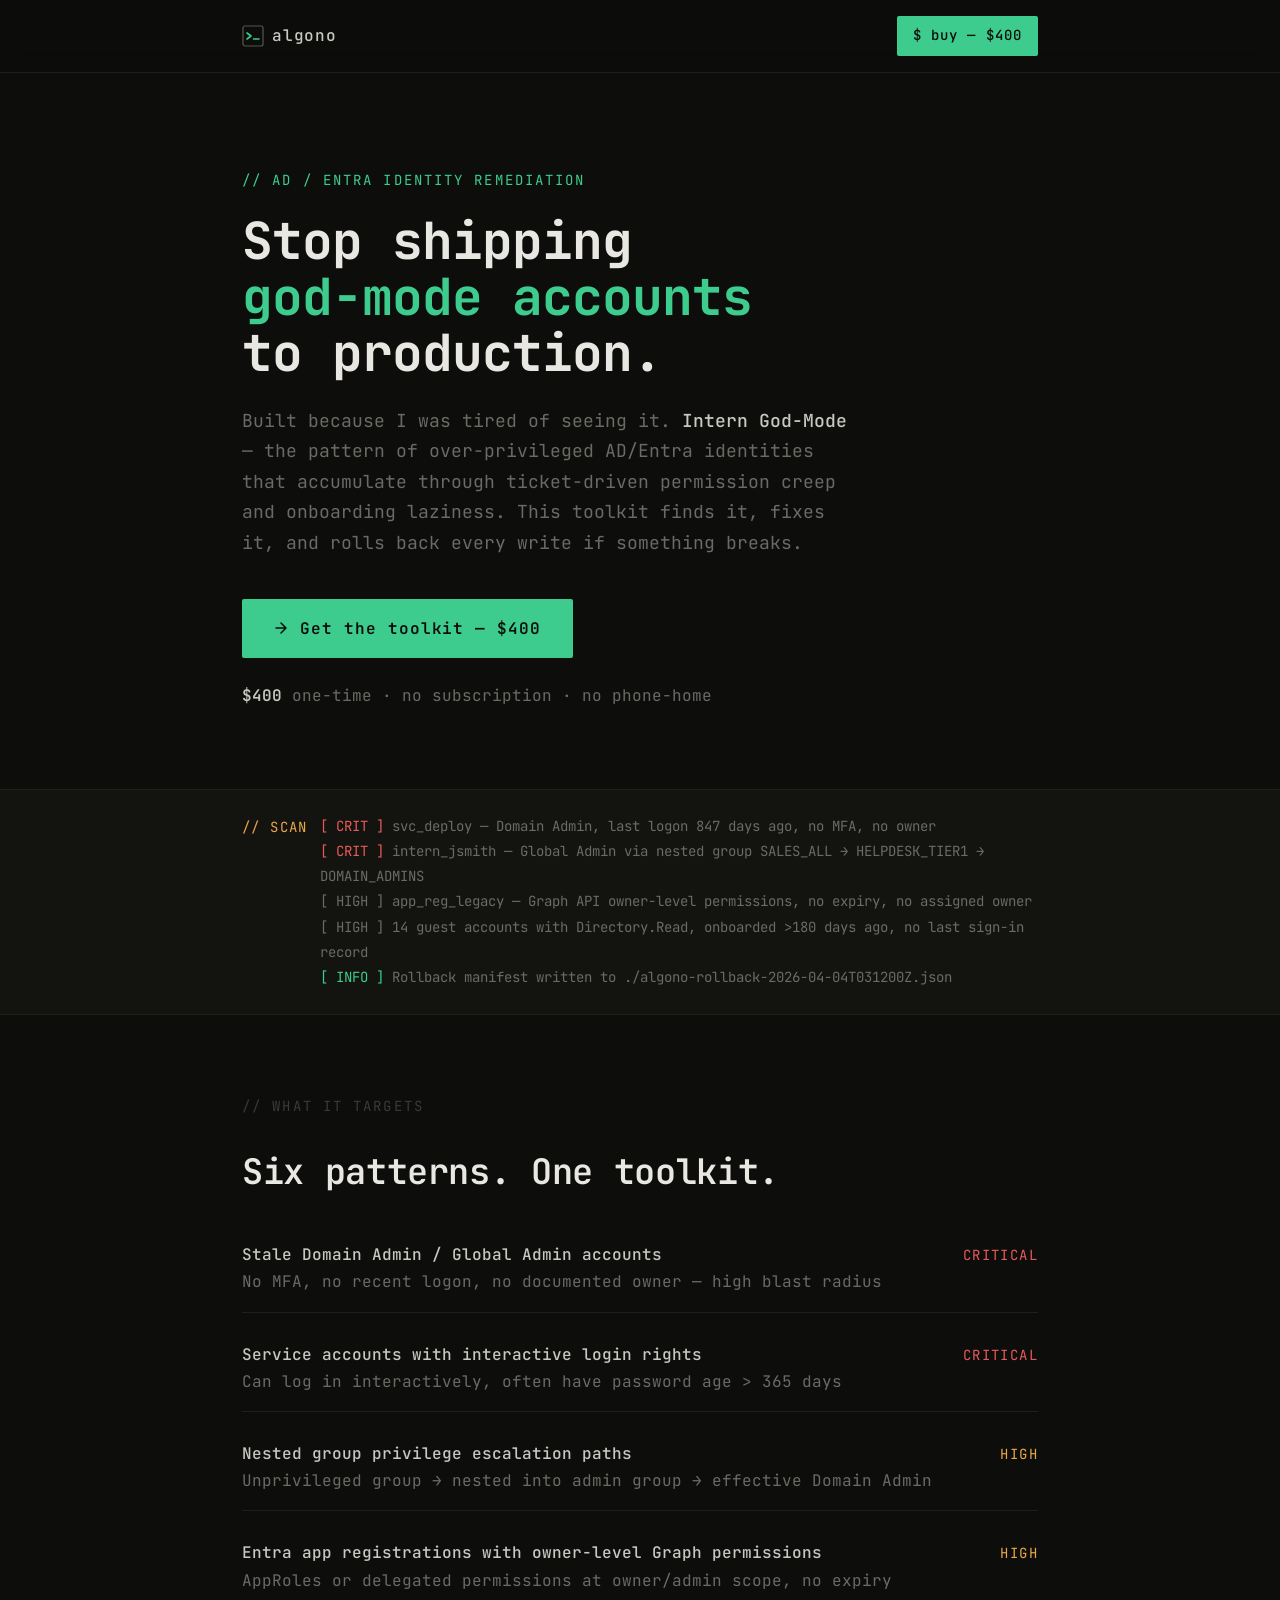
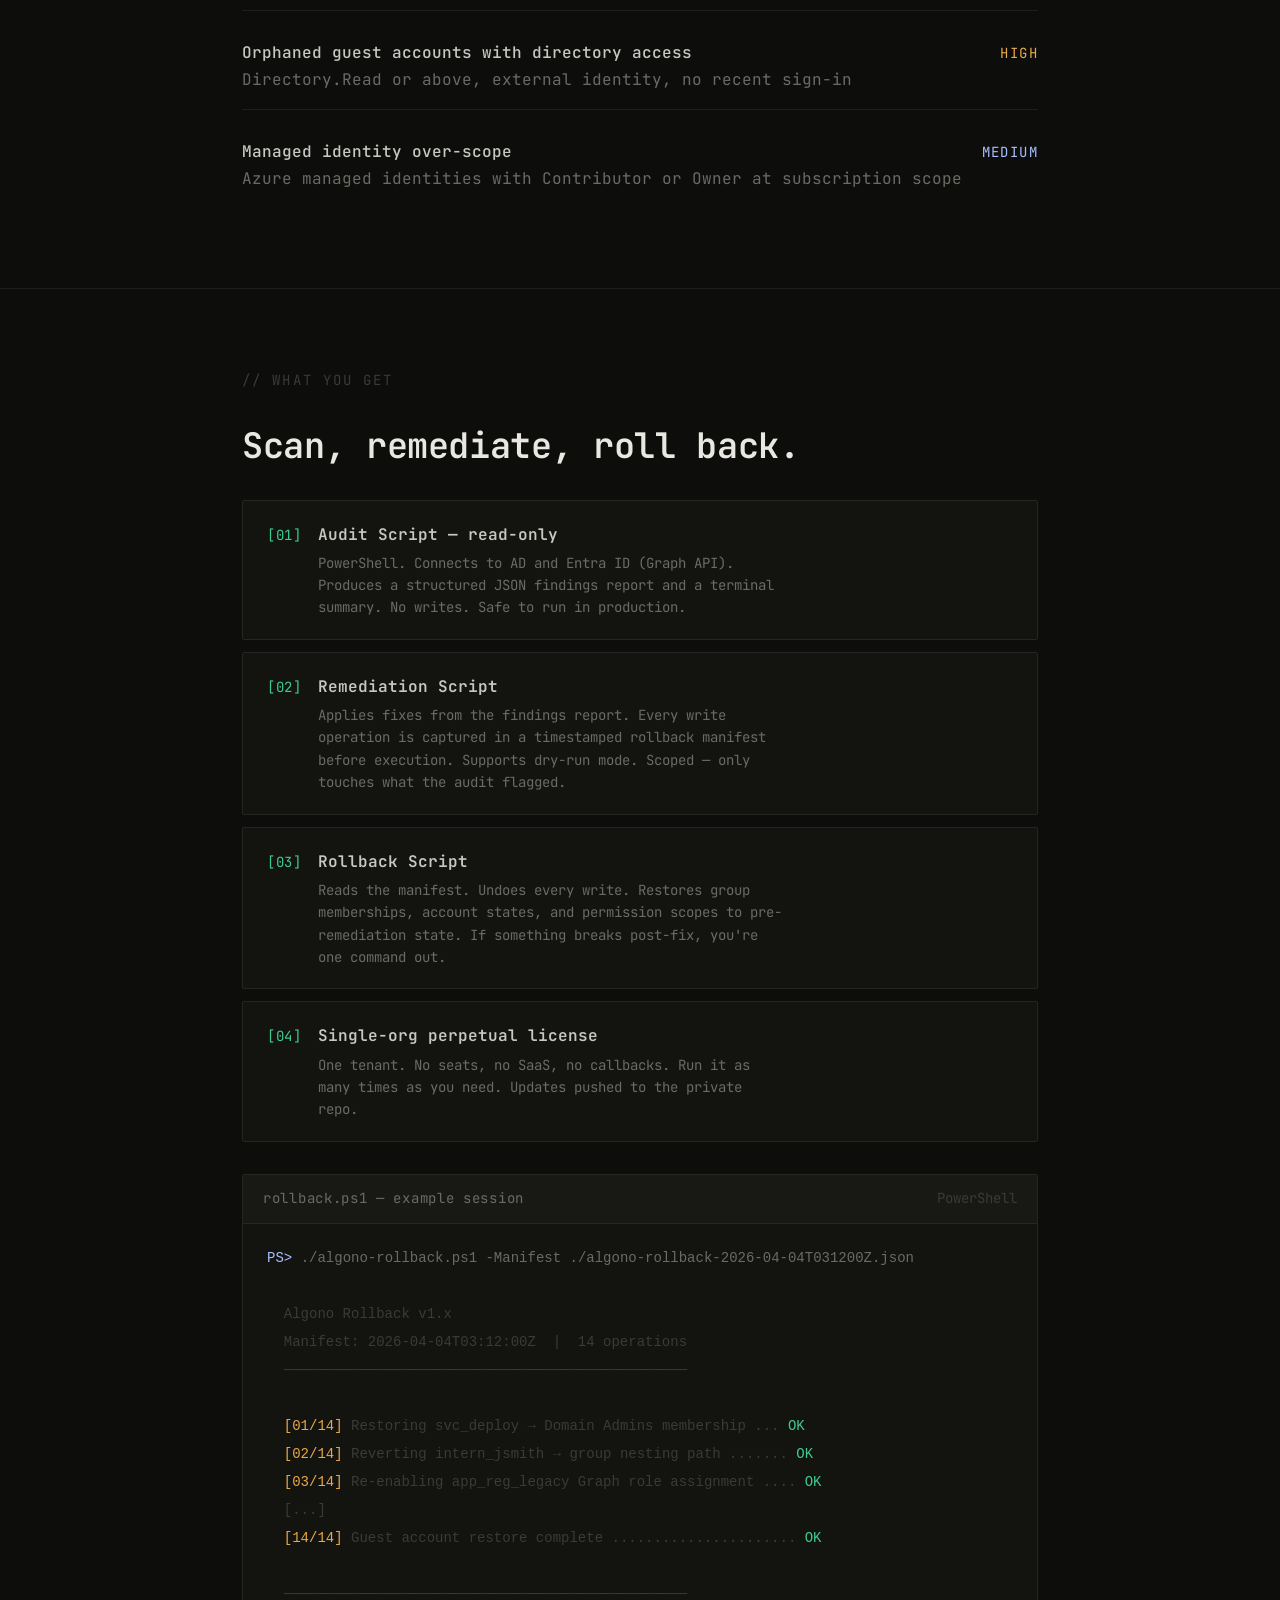
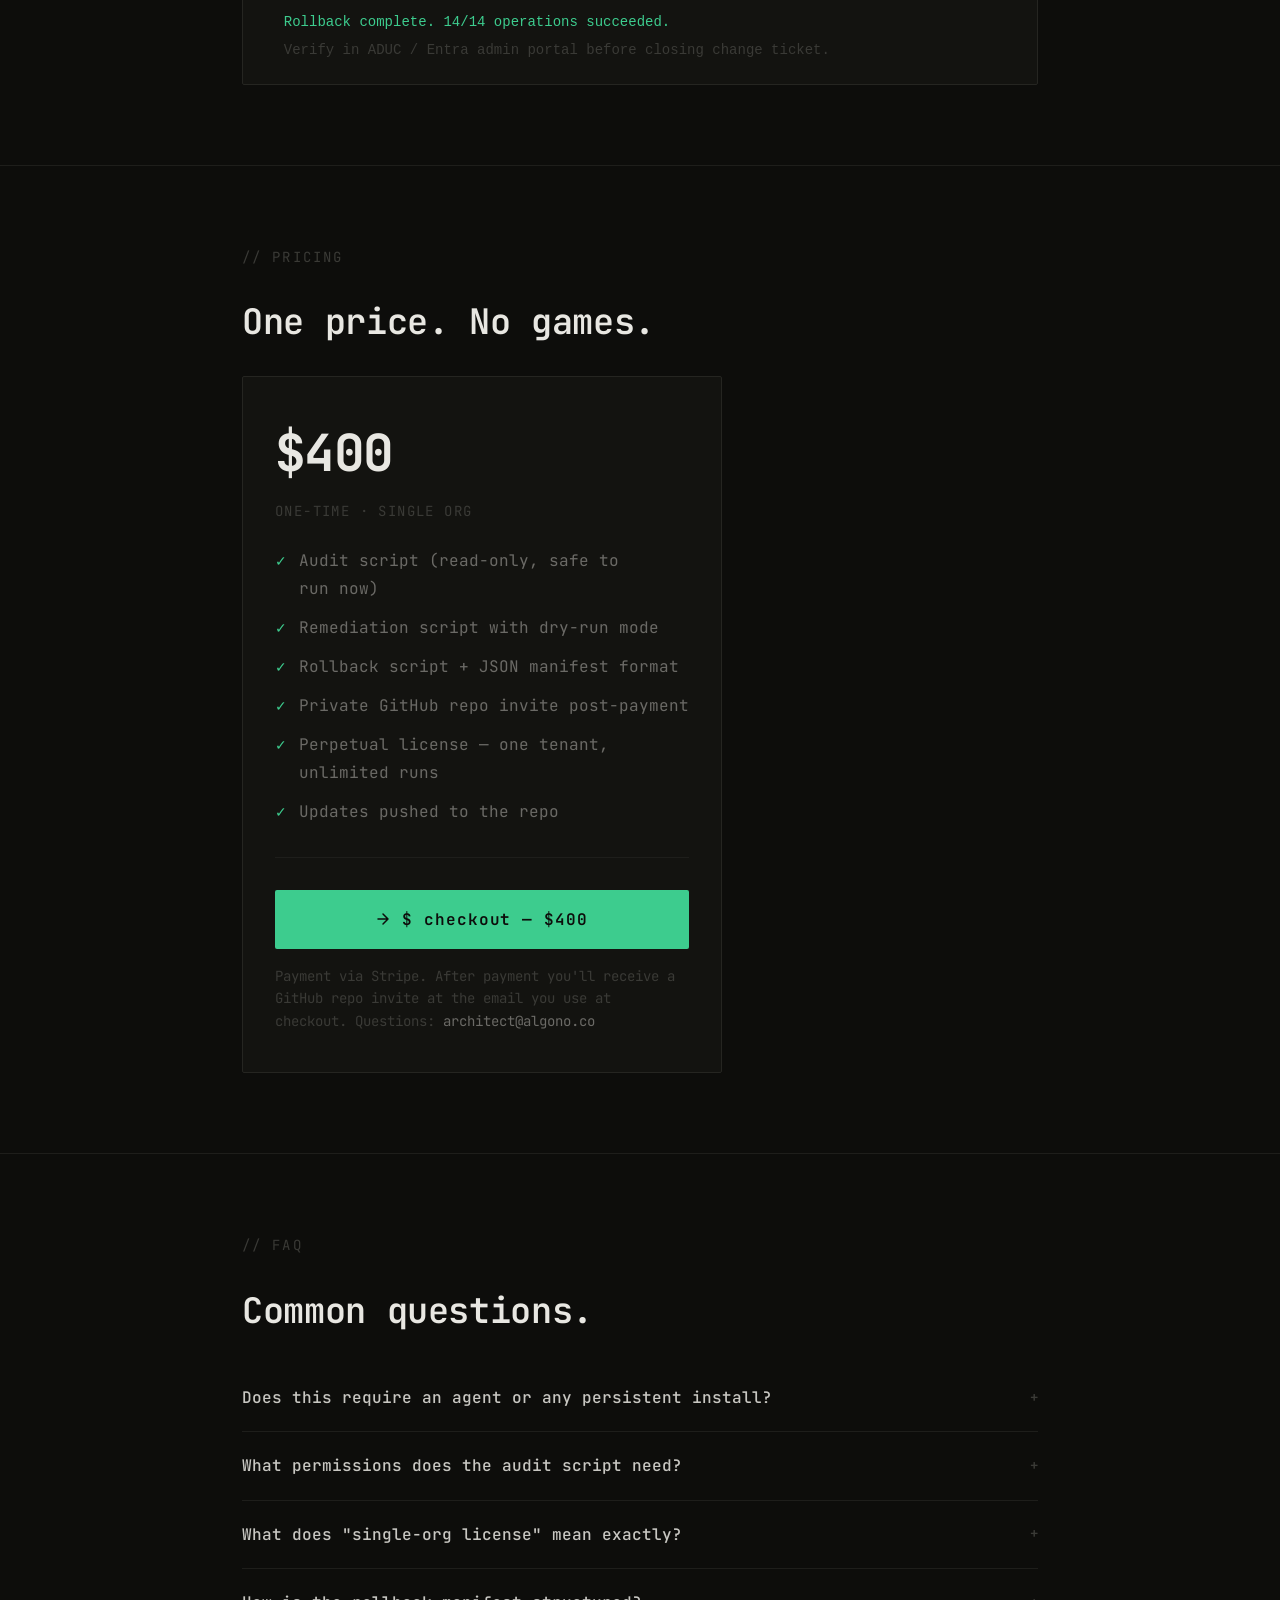
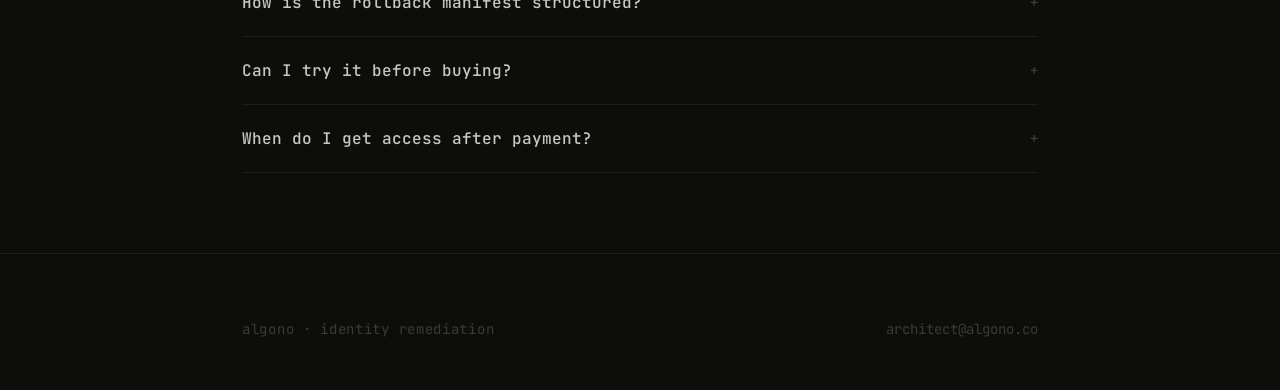
<file: algono-co.html>
<!DOCTYPE html>
<html lang="en" data-theme="dark">
<head>
  <meta charset="UTF-8">
  <meta name="viewport" content="width=device-width, initial-scale=1.0">
  <title>algono — AD/Entra Identity Remediation</title>
  <meta name="description" content="PowerShell toolkit for detecting and remediating over-privileged AD/Entra identities. Audit, fix, and roll back. $400, one-time.">

  <!-- Preconnect for fonts -->
  <link rel="preconnect" href="https://fonts.googleapis.com">
  <link rel="preconnect" href="https://fonts.gstatic.com" crossorigin>
  <link href="https://fonts.googleapis.com/css2?family=JetBrains+Mono:ital,wght@0,300..800;1,300..800&display=swap" rel="stylesheet">

  <!--
  ═══════════════════════════════════════════════════
  STRIPE CONFIGURATION
  Replace BOTH values below before deployment.

  STRIPE_PAYMENT_LINK:
    Create a product in Stripe Dashboard → Payment Links
    Set price to $400 one-time → copy the URL
    Looks like: https://buy.stripe.com/XXXXXXXXXXXX

  STRIPE_PUBLISHABLE_KEY (only needed if using embedded checkout):
    Stripe Dashboard → Developers → API keys → Publishable key
    Starts with: pk_live_XXXX  (or pk_test_XXXX for test mode)

  Simplest deploy: just set STRIPE_PAYMENT_LINK and ignore the key.
  ═══════════════════════════════════════════════════
  -->
  <script>
    const STRIPE_PAYMENT_LINK = "https://buy.stripe.com/REPLACE_WITH_YOUR_PAYMENT_LINK";
    // const STRIPE_PUBLISHABLE_KEY = "pk_live_REPLACE_IF_USING_EMBEDDED_CHECKOUT";
  </script>

  <style>
    /* ── Design Tokens ── */
    :root {
      --font-mono: 'JetBrains Mono', 'Fira Code', 'Cascadia Code', 'Courier New', monospace;

      /* Type scale */
      --text-xs:   clamp(0.75rem,  0.7rem  + 0.25vw, 0.875rem);
      --text-sm:   clamp(0.875rem, 0.8rem  + 0.35vw, 1rem);
      --text-base: clamp(1rem,     0.95rem + 0.25vw, 1.125rem);
      --text-lg:   clamp(1.125rem, 1rem    + 0.75vw, 1.5rem);
      --text-xl:   clamp(1.5rem,   1.2rem  + 1.25vw, 2.25rem);
      --text-2xl:  clamp(2rem,     1.2rem  + 2.5vw,  3.5rem);

      /* Spacing */
      --space-1:  0.25rem;
      --space-2:  0.5rem;
      --space-3:  0.75rem;
      --space-4:  1rem;
      --space-5:  1.25rem;
      --space-6:  1.5rem;
      --space-8:  2rem;
      --space-10: 2.5rem;
      --space-12: 3rem;
      --space-16: 4rem;
      --space-20: 5rem;
      --space-24: 6rem;

      /* Radius */
      --radius-sm: 2px;
      --radius-md: 4px;

      /* Transitions */
      --transition: 180ms cubic-bezier(0.16, 1, 0.3, 1);

      /* Content widths */
      --content-narrow: 640px;
      --content-default: 860px;
    }

    /* Dark-only palette — this tool lives in dark */
    [data-theme="dark"], :root {
      --color-bg:           #0d0d0b;
      --color-surface:      #131310;
      --color-surface-2:    #181815;
      --color-border:       #252521;
      --color-divider:      #1e1e1b;
      --color-text:         #c8c7c2;
      --color-text-muted:   #6b6a66;
      --color-text-faint:   #3a3a36;
      --color-accent:       #3dcc8e;   /* terminal green — earned, not decorative */
      --color-accent-dim:   #1a4a35;
      --color-accent-glow:  oklch(from #3dcc8e l c h / 0.12);
      --color-warn:         #e8a84a;
      --color-err:          #e85a5a;

      --shadow-sm: 0 1px 3px oklch(0 0 0 / 0.4);
      --shadow-md: 0 4px 16px oklch(0 0 0 / 0.5);
    }

    /* ── Base Reset ── */
    *, *::before, *::after { box-sizing: border-box; margin: 0; padding: 0; }
    html {
      -webkit-font-smoothing: antialiased;
      -moz-osx-font-smoothing: grayscale;
      scroll-behavior: smooth;
      scroll-padding-top: var(--space-16);
    }
    body {
      min-height: 100dvh;
      font-family: var(--font-mono);
      font-size: var(--text-base);
      line-height: 1.7;
      color: var(--color-text);
      background: var(--color-bg);
    }
    img, picture, video, canvas, svg { display: block; max-width: 100%; height: auto; }
    button { cursor: pointer; background: none; border: none; font: inherit; color: inherit; }
    a { color: inherit; text-decoration: none; }
    h1, h2, h3, h4 { text-wrap: balance; line-height: 1.2; }
    p, li { text-wrap: pretty; max-width: 68ch; }
    ::selection { background: var(--color-accent-glow); color: var(--color-text); }
    :focus-visible { outline: 1px solid var(--color-accent); outline-offset: 3px; border-radius: var(--radius-sm); }
    @media (prefers-reduced-motion: reduce) {
      *, *::before, *::after {
        animation-duration: 0.01ms !important;
        transition-duration: 0.01ms !important;
      }
    }

    /* ── Layout ── */
    .container {
      max-width: var(--content-default);
      margin-inline: auto;
      padding-inline: clamp(var(--space-4), 4vw, var(--space-8));
    }

    /* ── Skip link ── */
    .skip-link {
      position: absolute; left: var(--space-4); top: var(--space-4);
      padding: var(--space-2) var(--space-4);
      background: var(--color-surface-2);
      border: 1px solid var(--color-border);
      font-size: var(--text-sm);
      transform: translateY(-200%);
      transition: transform var(--transition);
    }
    .skip-link:focus { transform: translateY(0); }

    /* ── Nav ── */
    .nav {
      position: sticky;
      top: 0;
      z-index: 100;
      padding: var(--space-4) 0;
      border-bottom: 1px solid var(--color-divider);
      background: oklch(from var(--color-bg) l c h / 0.92);
      backdrop-filter: blur(12px);
      -webkit-backdrop-filter: blur(12px);
    }
    .nav-inner {
      display: flex;
      align-items: center;
      justify-content: space-between;
      gap: var(--space-4);
    }
    .nav-logo {
      display: flex;
      align-items: center;
      gap: var(--space-2);
      font-size: var(--text-sm);
      font-weight: 500;
      letter-spacing: 0.05em;
      color: var(--color-text);
      transition: opacity var(--transition);
    }
    .nav-logo:hover { opacity: 0.7; }
    .nav-logo svg { flex-shrink: 0; }
    .nav-cta {
      display: inline-flex;
      align-items: center;
      gap: var(--space-2);
      padding: var(--space-2) var(--space-4);
      font-size: var(--text-xs);
      font-family: var(--font-mono);
      font-weight: 500;
      letter-spacing: 0.08em;
      color: var(--color-bg);
      background: var(--color-accent);
      border-radius: var(--radius-sm);
      transition: background var(--transition), transform var(--transition);
      white-space: nowrap;
    }
    .nav-cta:hover { background: #4de8a0; }
    .nav-cta:active { transform: scale(0.98); }

    /* ── Hero ── */
    .hero {
      padding: clamp(var(--space-16), 10vw, var(--space-24)) 0
               clamp(var(--space-12), 8vw, var(--space-20));
      border-bottom: 1px solid var(--color-divider);
    }
    .hero-eyebrow {
      font-size: var(--text-xs);
      color: var(--color-accent);
      letter-spacing: 0.15em;
      text-transform: uppercase;
      margin-bottom: var(--space-5);
    }
    .hero-title {
      font-size: var(--text-2xl);
      font-weight: 700;
      color: #e8e7e2;
      line-height: 1.1;
      letter-spacing: -0.02em;
      margin-bottom: var(--space-6);
    }
    .hero-title .accent { color: var(--color-accent); }
    .hero-sub {
      font-size: var(--text-base);
      color: var(--color-text-muted);
      max-width: 56ch;
      line-height: 1.7;
      margin-bottom: var(--space-10);
    }
    .hero-sub strong { color: var(--color-text); font-weight: 500; }
    .hero-actions {
      display: flex;
      align-items: center;
      gap: var(--space-6);
      flex-wrap: wrap;
    }
    .btn-primary {
      display: inline-flex;
      align-items: center;
      gap: var(--space-3);
      padding: var(--space-4) var(--space-8);
      font-family: var(--font-mono);
      font-size: var(--text-sm);
      font-weight: 600;
      letter-spacing: 0.06em;
      color: var(--color-bg);
      background: var(--color-accent);
      border-radius: var(--radius-sm);
      transition: background var(--transition), transform var(--transition), box-shadow var(--transition);
    }
    .btn-primary:hover {
      background: #4de8a0;
      box-shadow: 0 0 24px oklch(from var(--color-accent) l c h / 0.25);
    }
    .btn-primary:active { transform: scale(0.98); }
    .hero-price {
      font-size: var(--text-sm);
      color: var(--color-text-muted);
    }
    .hero-price strong { color: var(--color-text); font-weight: 600; }

    /* ── Findings banner ── */
    .findings-bar {
      padding: var(--space-6) 0;
      border-bottom: 1px solid var(--color-divider);
      background: var(--color-surface);
    }
    .findings-inner {
      display: flex;
      align-items: flex-start;
      gap: var(--space-3);
    }
    .findings-prefix {
      font-size: var(--text-xs);
      color: var(--color-warn);
      letter-spacing: 0.1em;
      text-transform: uppercase;
      padding-top: 2px;
      white-space: nowrap;
    }
    .findings-code {
      font-size: var(--text-xs);
      color: var(--color-text-muted);
      line-height: 1.8;
    }
    .findings-code .hi { color: var(--color-err); }
    .findings-code .ok { color: var(--color-accent); }

    /* ── Section ── */
    .section {
      padding: clamp(var(--space-12), 8vw, var(--space-20)) 0;
      border-bottom: 1px solid var(--color-divider);
    }
    .section-label {
      font-size: var(--text-xs);
      color: var(--color-text-faint);
      letter-spacing: 0.15em;
      text-transform: uppercase;
      margin-bottom: var(--space-8);
    }
    .section-title {
      font-size: var(--text-xl);
      font-weight: 600;
      color: #e8e7e2;
      letter-spacing: -0.01em;
      margin-bottom: var(--space-6);
    }

    /* ── What it fixes ── */
    .findings-list {
      list-style: none;
      display: grid;
      gap: var(--space-3);
      margin-top: var(--space-8);
    }
    .findings-list li {
      display: grid;
      grid-template-columns: 1fr auto;
      align-items: baseline;
      gap: var(--space-4);
      padding: var(--space-4) 0;
      border-bottom: 1px solid var(--color-divider);
      font-size: var(--text-sm);
      color: var(--color-text-muted);
      max-width: none;
    }
    .findings-list li:last-child { border-bottom: none; }
    .findings-list .finding-name { color: var(--color-text); font-weight: 500; }
    .findings-list .finding-severity {
      font-size: var(--text-xs);
      letter-spacing: 0.1em;
      text-transform: uppercase;
    }
    .sev-crit { color: var(--color-err); }
    .sev-high { color: var(--color-warn); }
    .sev-med  { color: #a8c0ff; }

    /* ── What you get ── */
    .deliverables {
      display: grid;
      gap: var(--space-3);
      margin-top: var(--space-8);
    }
    .deliverable {
      display: flex;
      align-items: flex-start;
      gap: var(--space-4);
      padding: var(--space-5) var(--space-6);
      background: var(--color-surface);
      border: 1px solid var(--color-border);
      border-radius: var(--radius-sm);
    }
    .deliverable-marker {
      font-size: var(--text-xs);
      color: var(--color-accent);
      padding-top: 3px;
      flex-shrink: 0;
      letter-spacing: 0.05em;
    }
    .deliverable-body { flex: 1; }
    .deliverable-title {
      font-size: var(--text-sm);
      font-weight: 600;
      color: var(--color-text);
      margin-bottom: var(--space-1);
    }
    .deliverable-desc {
      font-size: var(--text-xs);
      color: var(--color-text-muted);
      line-height: 1.6;
      max-width: 58ch;
    }

    /* ── Rollback demo ── */
    .code-block {
      margin-top: var(--space-8);
      background: var(--color-surface);
      border: 1px solid var(--color-border);
      border-radius: var(--radius-sm);
      overflow: hidden;
    }
    .code-block-header {
      display: flex;
      align-items: center;
      justify-content: space-between;
      padding: var(--space-3) var(--space-5);
      border-bottom: 1px solid var(--color-border);
      background: var(--color-surface-2);
    }
    .code-block-title {
      font-size: var(--text-xs);
      color: var(--color-text-muted);
      letter-spacing: 0.05em;
    }
    .code-block-lang {
      font-size: var(--text-xs);
      color: var(--color-text-faint);
    }
    .code-block pre {
      padding: var(--space-5) var(--space-6);
      font-size: var(--text-xs);
      line-height: 2;
      overflow-x: auto;
      color: var(--color-text-muted);
    }
    .code-block pre .cmd   { color: #a8c0ff; }
    .code-block pre .flag  { color: var(--color-text-muted); }
    .code-block pre .out   { color: var(--color-text-faint); }
    .code-block pre .good  { color: var(--color-accent); }
    .code-block pre .warn  { color: var(--color-warn); }
    .code-block pre .err   { color: var(--color-err); }
    .code-block pre .cmt   { color: #3a3a36; }

    /* ── Pricing ── */
    .pricing-card {
      margin-top: var(--space-8);
      padding: var(--space-8) var(--space-8) var(--space-10);
      background: var(--color-surface);
      border: 1px solid var(--color-border);
      border-radius: var(--radius-sm);
      max-width: 480px;
    }
    .pricing-amount {
      font-size: var(--text-2xl);
      font-weight: 700;
      color: #e8e7e2;
      letter-spacing: -0.03em;
      margin-bottom: var(--space-1);
    }
    .pricing-cadence {
      font-size: var(--text-xs);
      color: var(--color-text-faint);
      letter-spacing: 0.1em;
      text-transform: uppercase;
      margin-bottom: var(--space-6);
    }
    .pricing-includes {
      list-style: none;
      display: grid;
      gap: var(--space-3);
      margin-bottom: var(--space-8);
      padding-bottom: var(--space-8);
      border-bottom: 1px solid var(--color-divider);
    }
    .pricing-includes li {
      display: flex;
      align-items: baseline;
      gap: var(--space-3);
      font-size: var(--text-sm);
      color: var(--color-text-muted);
      max-width: none;
    }
    .pricing-includes li::before {
      content: '✓';
      color: var(--color-accent);
      font-size: var(--text-xs);
      flex-shrink: 0;
    }
    .pricing-fine {
      font-size: var(--text-xs);
      color: var(--color-text-faint);
      line-height: 1.6;
      margin-top: var(--space-4);
    }

    /* ── FAQ ── */
    .faq-list {
      display: grid;
      gap: 0;
      margin-top: var(--space-8);
    }
    .faq-item {
      border-bottom: 1px solid var(--color-divider);
    }
    .faq-q {
      width: 100%;
      text-align: left;
      padding: var(--space-5) 0;
      font-family: var(--font-mono);
      font-size: var(--text-sm);
      font-weight: 500;
      color: var(--color-text);
      display: flex;
      align-items: center;
      justify-content: space-between;
      gap: var(--space-4);
      cursor: pointer;
      transition: color var(--transition);
      border: none;
      background: none;
    }
    .faq-q:hover { color: var(--color-accent); }
    .faq-q-marker {
      font-size: var(--text-xs);
      color: var(--color-text-faint);
      transition: color var(--transition), transform var(--transition);
      flex-shrink: 0;
    }
    .faq-item.open .faq-q-marker {
      color: var(--color-accent);
      transform: rotate(45deg);
    }
    .faq-a {
      display: none;
      padding-bottom: var(--space-5);
      font-size: var(--text-sm);
      color: var(--color-text-muted);
      line-height: 1.75;
      max-width: 62ch;
    }
    .faq-item.open .faq-a { display: block; }

    /* ── Footer ── */
    .footer {
      padding: var(--space-8) 0 var(--space-12);
      margin-top: var(--space-8);
    }
    .footer-inner {
      display: flex;
      align-items: center;
      justify-content: space-between;
      gap: var(--space-4);
      flex-wrap: wrap;
    }
    .footer-text {
      font-size: var(--text-xs);
      color: var(--color-text-faint);
      letter-spacing: 0.05em;
    }
    .footer-contact {
      font-size: var(--text-xs);
      color: var(--color-text-faint);
      transition: color var(--transition);
    }
    .footer-contact:hover { color: var(--color-text-muted); }

    /* ── Responsive ── */
    @media (max-width: 600px) {
      .hero-actions { flex-direction: column; align-items: flex-start; gap: var(--space-4); }
      .findings-list li { grid-template-columns: 1fr; gap: var(--space-1); }
      .footer-inner { flex-direction: column; align-items: flex-start; }
      .pricing-card { padding: var(--space-6); }
      .code-block pre { font-size: 0.7rem; }
    }
  </style>
</head>
<body>

  <a href="#main" class="skip-link">Skip to content</a>

  <!-- ── Nav ── -->
  <nav class="nav" role="navigation" aria-label="Main">
    <div class="container">
      <div class="nav-inner">
        <a href="/" class="nav-logo" aria-label="algono home">
          <!-- >_ logo -->
          <svg width="22" height="22" viewBox="0 0 22 22" fill="none" aria-hidden="true">
            <rect x="1" y="1" width="20" height="20" rx="2" stroke="currentColor" stroke-width="1.2" opacity="0.4"/>
            <polyline points="5,8 9,11 5,14" stroke="#3dcc8e" stroke-width="1.6" stroke-linecap="round" stroke-linejoin="round"/>
            <line x1="11.5" y1="14" x2="17" y2="14" stroke="#3dcc8e" stroke-width="1.6" stroke-linecap="round"/>
          </svg>
          algono
        </a>
        <a href="#buy" class="nav-cta" id="nav-buy-btn">
          $ buy — $400
        </a>
      </div>
    </div>
  </nav>

  <main id="main">

    <!-- ── Hero ── -->
    <section class="hero">
      <div class="container">
        <p class="hero-eyebrow">// AD / Entra Identity Remediation</p>
        <h1 class="hero-title">
          Stop shipping<br>
          <span class="accent">god-mode accounts</span><br>
          to production.
        </h1>
        <p class="hero-sub">
          Built because I was tired of seeing it.
          <strong>Intern God-Mode</strong> — the pattern of over-privileged AD/Entra identities that accumulate through ticket-driven permission creep and onboarding laziness. This toolkit finds it, fixes it, and rolls back every write if something breaks.
        </p>
        <div class="hero-actions">
          <a href="#buy" class="btn-primary" id="hero-buy-btn">
            <svg width="14" height="14" viewBox="0 0 14 14" fill="none" aria-hidden="true">
              <path d="M2 7h10M7 2l5 5-5 5" stroke="currentColor" stroke-width="1.5" stroke-linecap="round" stroke-linejoin="round"/>
            </svg>
            Get the toolkit — $400
          </a>
          <span class="hero-price"><strong>$400</strong> one-time · no subscription · no phone-home</span>
        </div>
      </div>
    </section>

    <!-- ── Sample findings ── -->
    <div class="findings-bar">
      <div class="container">
        <div class="findings-inner">
          <span class="findings-prefix">// scan</span>
          <div class="findings-code">
            <span class="hi">[ CRIT ]</span> svc_deploy — Domain Admin, last logon 847 days ago, no MFA, no owner<br>
            <span class="hi">[ CRIT ]</span> intern_jsmith — Global Admin via nested group SALES_ALL → HELPDESK_TIER1 → DOMAIN_ADMINS<br>
            <span class="warn">[ HIGH ]</span> app_reg_legacy — Graph API owner-level permissions, no expiry, no assigned owner<br>
            <span class="warn">[ HIGH ]</span> 14 guest accounts with Directory.Read, onboarded &gt;180 days ago, no last sign-in record<br>
            <span class="ok">[ INFO ]</span> Rollback manifest written to ./algono-rollback-2026-04-04T031200Z.json
          </div>
        </div>
      </div>
    </div>

    <!-- ── What it targets ── -->
    <section class="section" id="scope">
      <div class="container">
        <p class="section-label">// what it targets</p>
        <h2 class="section-title">Six patterns. One toolkit.</h2>
        <ul class="findings-list" role="list">
          <li>
            <div>
              <div class="finding-name">Stale Domain Admin / Global Admin accounts</div>
              No MFA, no recent logon, no documented owner — high blast radius
            </div>
            <span class="finding-severity sev-crit">Critical</span>
          </li>
          <li>
            <div>
              <div class="finding-name">Service accounts with interactive login rights</div>
              Can log in interactively, often have password age &gt; 365 days
            </div>
            <span class="finding-severity sev-crit">Critical</span>
          </li>
          <li>
            <div>
              <div class="finding-name">Nested group privilege escalation paths</div>
              Unprivileged group → nested into admin group → effective Domain Admin
            </div>
            <span class="finding-severity sev-high">High</span>
          </li>
          <li>
            <div>
              <div class="finding-name">Entra app registrations with owner-level Graph permissions</div>
              AppRoles or delegated permissions at owner/admin scope, no expiry
            </div>
            <span class="finding-severity sev-high">High</span>
          </li>
          <li>
            <div>
              <div class="finding-name">Orphaned guest accounts with directory access</div>
              Directory.Read or above, external identity, no recent sign-in
            </div>
            <span class="finding-severity sev-high">High</span>
          </li>
          <li>
            <div>
              <div class="finding-name">Managed identity over-scope</div>
              Azure managed identities with Contributor or Owner at subscription scope
            </div>
            <span class="finding-severity sev-med">Medium</span>
          </li>
        </ul>
      </div>
    </section>

    <!-- ── What you get ── -->
    <section class="section" id="deliverables">
      <div class="container">
        <p class="section-label">// what you get</p>
        <h2 class="section-title">Scan, remediate, roll back.</h2>
        <div class="deliverables">
          <div class="deliverable">
            <span class="deliverable-marker">[01]</span>
            <div class="deliverable-body">
              <div class="deliverable-title">Audit Script — read-only</div>
              <div class="deliverable-desc">PowerShell. Connects to AD and Entra ID (Graph API). Produces a structured JSON findings report and a terminal summary. No writes. Safe to run in production.</div>
            </div>
          </div>
          <div class="deliverable">
            <span class="deliverable-marker">[02]</span>
            <div class="deliverable-body">
              <div class="deliverable-title">Remediation Script</div>
              <div class="deliverable-desc">Applies fixes from the findings report. Every write operation is captured in a timestamped rollback manifest before execution. Supports dry-run mode. Scoped — only touches what the audit flagged.</div>
            </div>
          </div>
          <div class="deliverable">
            <span class="deliverable-marker">[03]</span>
            <div class="deliverable-body">
              <div class="deliverable-title">Rollback Script</div>
              <div class="deliverable-desc">Reads the manifest. Undoes every write. Restores group memberships, account states, and permission scopes to pre-remediation state. If something breaks post-fix, you're one command out.</div>
            </div>
          </div>
          <div class="deliverable">
            <span class="deliverable-marker">[04]</span>
            <div class="deliverable-body">
              <div class="deliverable-title">Single-org perpetual license</div>
              <div class="deliverable-desc">One tenant. No seats, no SaaS, no callbacks. Run it as many times as you need. Updates pushed to the private repo.</div>
            </div>
          </div>
        </div>

        <!-- Rollback demo -->
        <div class="code-block" style="margin-top: var(--space-8);">
          <div class="code-block-header">
            <span class="code-block-title">rollback.ps1 — example session</span>
            <span class="code-block-lang">PowerShell</span>
          </div>
          <pre role="img" aria-label="Example rollback session output"><span class="cmd">PS&gt;</span> <span class="flag">./algono-rollback.ps1</span> <span class="flag">-Manifest</span> <span class="flag">./algono-rollback-2026-04-04T031200Z.json</span>

<span class="out">  Algono Rollback v1.x</span>
<span class="out">  Manifest: 2026-04-04T03:12:00Z  |  14 operations</span>
<span class="out">  ────────────────────────────────────────────────</span>

<span class="warn">  [01/14]</span> <span class="out">Restoring svc_deploy → Domain Admins membership ... </span><span class="good">OK</span>
<span class="warn">  [02/14]</span> <span class="out">Reverting intern_jsmith → group nesting path ....... </span><span class="good">OK</span>
<span class="warn">  [03/14]</span> <span class="out">Re-enabling app_reg_legacy Graph role assignment .... </span><span class="good">OK</span>
<span class="cmt">  [...]</span>
<span class="warn">  [14/14]</span> <span class="out">Guest account restore complete ...................... </span><span class="good">OK</span>

<span class="out">  ────────────────────────────────────────────────</span>
<span class="good">  Rollback complete. 14/14 operations succeeded.</span>
<span class="out">  Verify in ADUC / Entra admin portal before closing change ticket.</span></pre>
        </div>
      </div>
    </section>

    <!-- ── Pricing / Buy ── -->
    <section class="section" id="buy">
      <div class="container">
        <p class="section-label">// pricing</p>
        <h2 class="section-title">One price. No games.</h2>
        <div class="pricing-card">
          <div class="pricing-amount">$400</div>
          <div class="pricing-cadence">one-time · single org</div>
          <ul class="pricing-includes" role="list">
            <li>Audit script (read-only, safe to run now)</li>
            <li>Remediation script with dry-run mode</li>
            <li>Rollback script + JSON manifest format</li>
            <li>Private GitHub repo invite post-payment</li>
            <li>Perpetual license — one tenant, unlimited runs</li>
            <li>Updates pushed to the repo</li>
          </ul>
          <a
            href="#"
            class="btn-primary"
            id="main-buy-btn"
            style="width: 100%; justify-content: center;"
            aria-label="Buy Algono Remediation and Rollback Toolkit for $400"
          >
            <svg width="14" height="14" viewBox="0 0 14 14" fill="none" aria-hidden="true">
              <path d="M2 7h10M7 2l5 5-5 5" stroke="currentColor" stroke-width="1.5" stroke-linecap="round" stroke-linejoin="round"/>
            </svg>
            $ checkout — $400
          </a>
          <p class="pricing-fine">
            Payment via Stripe. After payment you'll receive a GitHub repo invite at the email you use at checkout.
            Questions: <a href="mailto:architect@algono.co" style="color: var(--color-text-muted);">architect@algono.co</a>
          </p>
        </div>
      </div>
    </section>

    <!-- ── FAQ ── -->
    <section class="section" id="faq">
      <div class="container">
        <p class="section-label">// faq</p>
        <h2 class="section-title">Common questions.</h2>
        <div class="faq-list" role="list">
          <div class="faq-item" role="listitem">
            <button class="faq-q" aria-expanded="false">
              Does this require an agent or any persistent install?
              <span class="faq-q-marker" aria-hidden="true">+</span>
            </button>
            <div class="faq-a">No agent. No persistent install. PowerShell scripts you run on-demand from a management workstation or jump host with appropriate AD/Graph API permissions. Nothing phones home.</div>
          </div>
          <div class="faq-item" role="listitem">
            <button class="faq-q" aria-expanded="false">
              What permissions does the audit script need?
              <span class="faq-q-marker" aria-hidden="true">+</span>
            </button>
            <div class="faq-a">Read-only. For AD: standard domain user with read access to AD objects is sufficient for most checks; some group membership traversal requires ActiveDirectory module. For Entra/Graph: Directory.Read.All and Application.Read.All delegated permissions or a service principal with the same scope.</div>
          </div>
          <div class="faq-item" role="listitem">
            <button class="faq-q" aria-expanded="false">
              What does "single-org license" mean exactly?
              <span class="faq-q-marker" aria-hidden="true">+</span>
            </button>
            <div class="faq-a">One Active Directory forest / one Entra ID tenant. Run it as many times as you want against that environment. If you need to use it across multiple client tenants (MSP scenario), contact architect@algono.co.</div>
          </div>
          <div class="faq-item" role="listitem">
            <button class="faq-q" aria-expanded="false">
              How is the rollback manifest structured?
              <span class="faq-q-marker" aria-hidden="true">+</span>
            </button>
            <div class="faq-a">JSON flat file. Each entry records: operation type, target object (DN or Entra OID), attribute changed, prior value, new value, and a timestamp. Human-readable. You can inspect it before running rollback, or integrate it with your change management tooling.</div>
          </div>
          <div class="faq-item" role="listitem">
            <button class="faq-q" aria-expanded="false">
              Can I try it before buying?
              <span class="faq-q-marker" aria-hidden="true">+</span>
            </button>
            <div class="faq-a">The free audit script is available on the public GitHub org. Open an issue to get the scan link — it reads your environment and gives you a real findings report. If you have a problem worth fixing, the full toolkit is $400.</div>
          </div>
          <div class="faq-item" role="listitem">
            <button class="faq-q" aria-expanded="false">
              When do I get access after payment?
              <span class="faq-q-marker" aria-hidden="true">+</span>
            </button>
            <div class="faq-a">GitHub repo invite sent to your payment email within a few hours. If you don't see it, check spam or email architect@algono.co with your transaction ID.</div>
          </div>
        </div>
      </div>
    </section>

  </main>

  <!-- ── Footer ── -->
  <footer class="footer">
    <div class="container">
      <div class="footer-inner">
        <p class="footer-text">algono &middot; identity remediation</p>
        <a href="mailto:architect@algono.co" class="footer-contact">architect@algono.co</a>
      </div>
    </div>
  </footer>

  <!-- ── JS: Stripe redirect + FAQ accordion ── -->
  <script>
    // ──────────────────────────────────────────────────────────────
    // STRIPE CHECKOUT
    // All buy buttons redirect to your Stripe Payment Link.
    // Set STRIPE_PAYMENT_LINK at the top of this file.
    // ──────────────────────────────────────────────────────────────
    function goToCheckout(e) {
      e.preventDefault();
      const link = typeof STRIPE_PAYMENT_LINK !== 'undefined' && STRIPE_PAYMENT_LINK
        ? STRIPE_PAYMENT_LINK
        : null;

      if (!link || link.includes('REPLACE_WITH_YOUR_PAYMENT_LINK')) {
        // Dev fallback — alert instead of broken redirect
        alert('[algono dev mode]\n\nSet STRIPE_PAYMENT_LINK in the <script> block at the top of this file.\n\nGet it from: Stripe Dashboard → Payment Links');
        return;
      }
      window.location.href = link;
    }

    // Wire all buy buttons
    ['nav-buy-btn', 'hero-buy-btn', 'main-buy-btn'].forEach(function(id) {
      var el = document.getElementById(id);
      if (el) el.addEventListener('click', goToCheckout);
    });

    // ──────────────────────────────────────────────────────────────
    // FAQ ACCORDION
    // ──────────────────────────────────────────────────────────────
    document.querySelectorAll('.faq-q').forEach(function(btn) {
      btn.addEventListener('click', function() {
        var item = btn.closest('.faq-item');
        var isOpen = item.classList.contains('open');

        // Close all
        document.querySelectorAll('.faq-item.open').forEach(function(o) {
          o.classList.remove('open');
          o.querySelector('.faq-q').setAttribute('aria-expanded', 'false');
        });

        // Toggle current
        if (!isOpen) {
          item.classList.add('open');
          btn.setAttribute('aria-expanded', 'true');
        }
      });
    });
  </script>

</body>
</html>
</file>
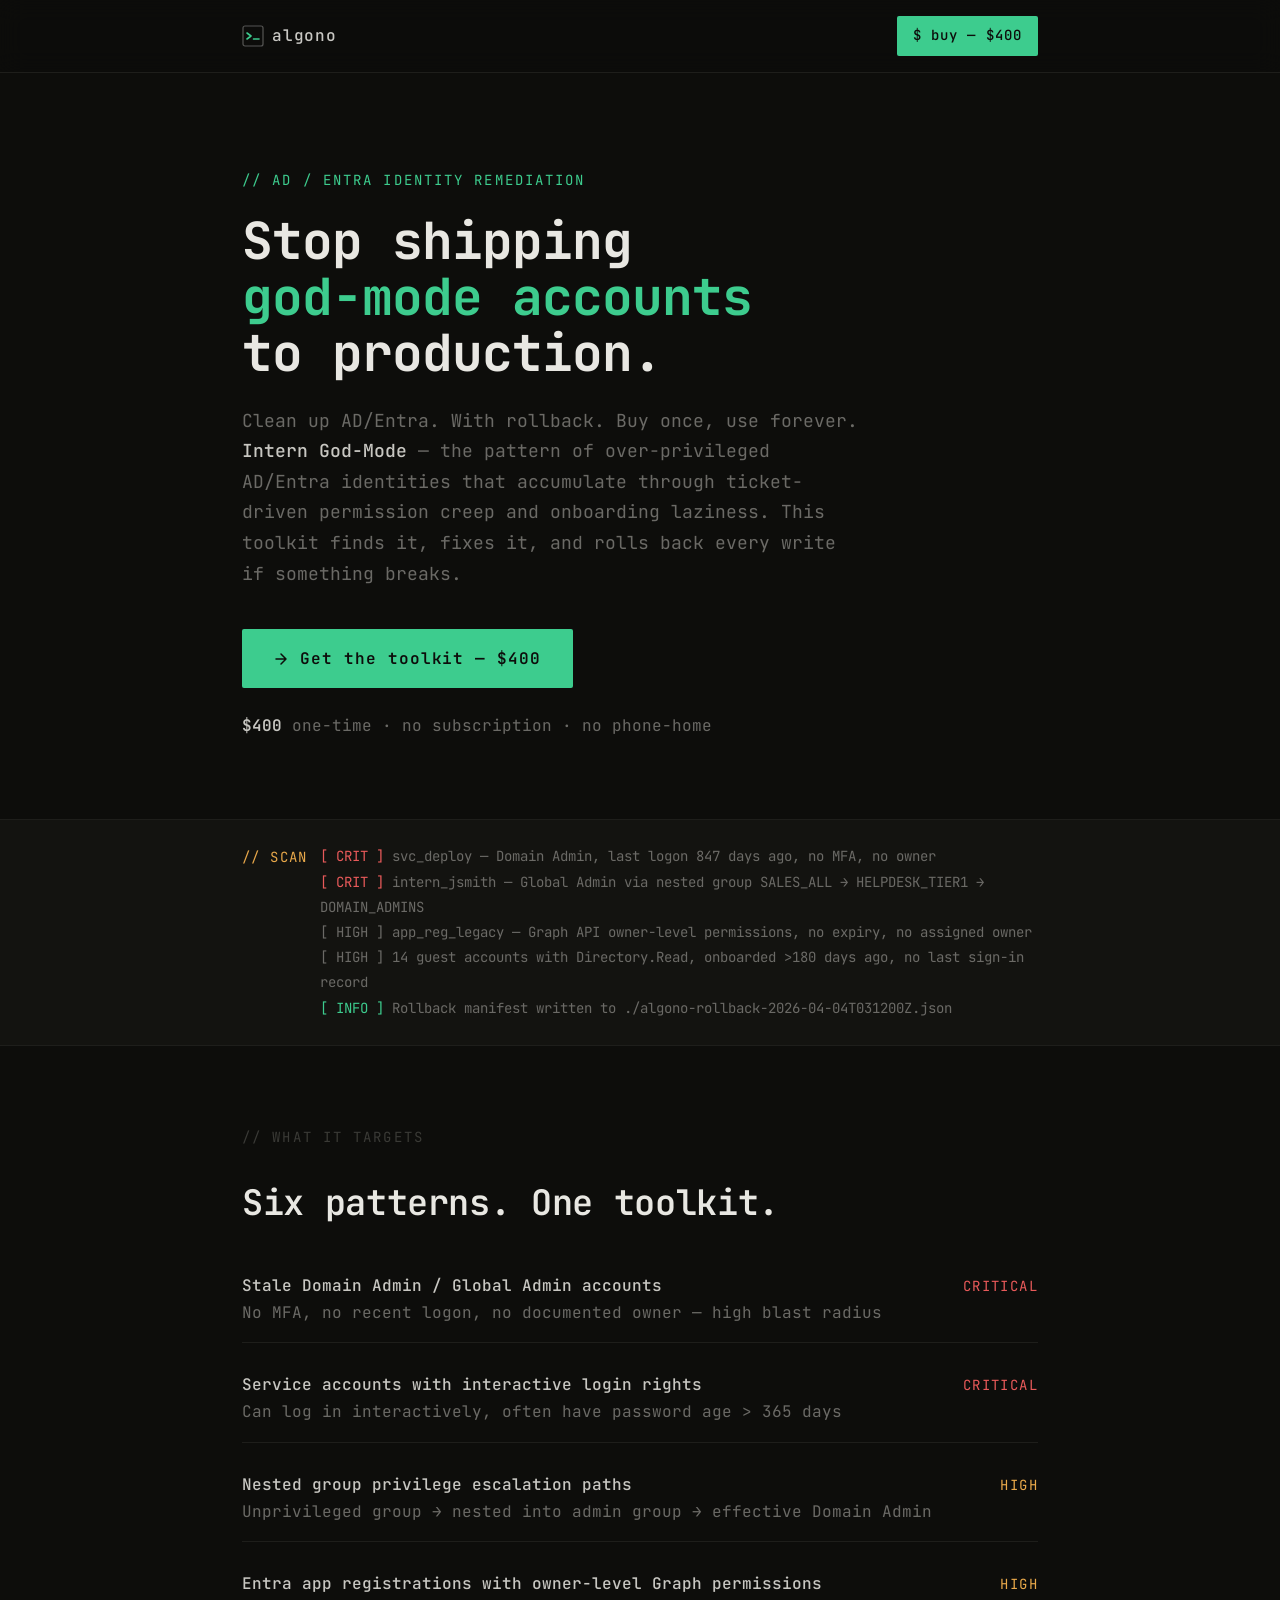
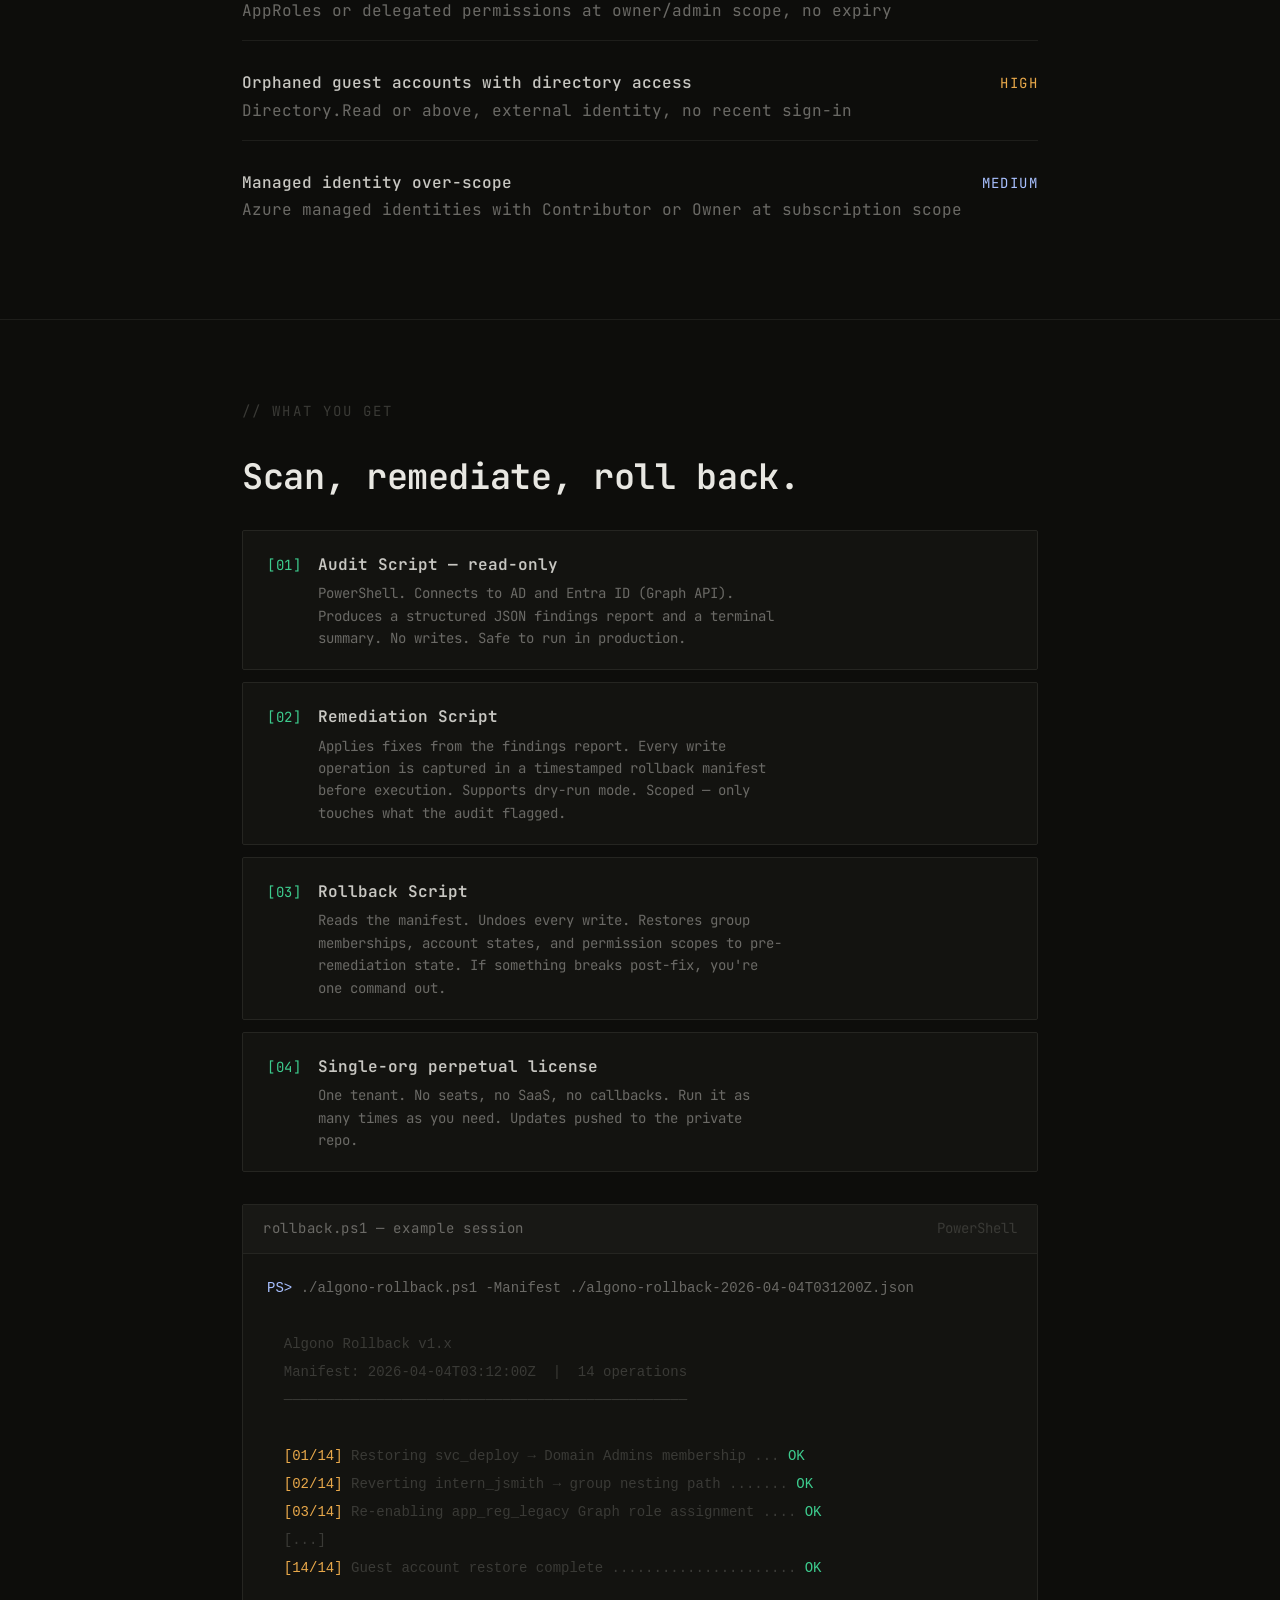
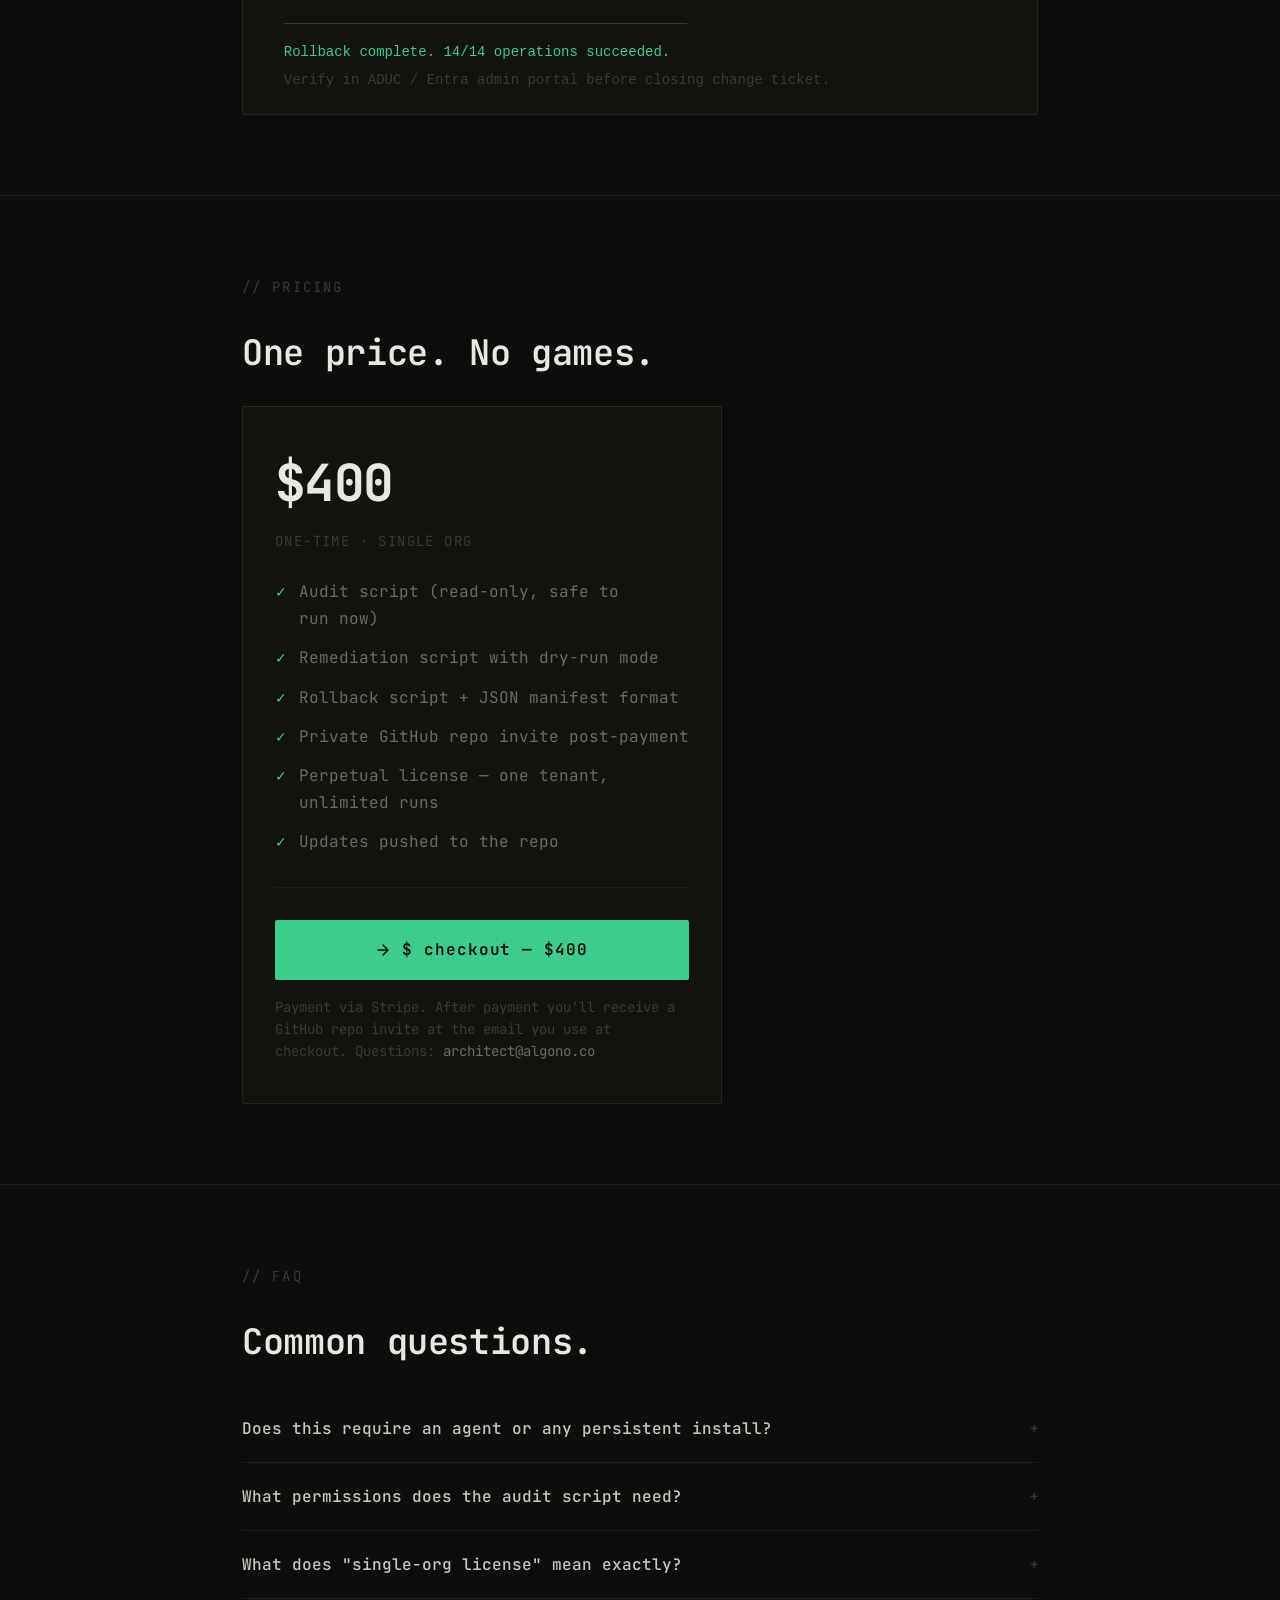
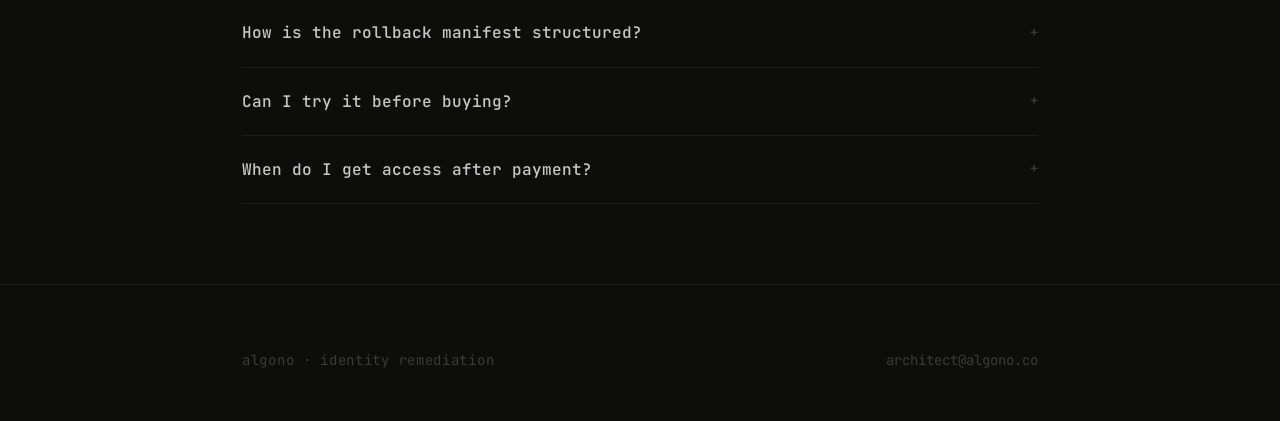
<file: classic.html>
<!DOCTYPE html>
<html lang="en" data-theme="dark">
<head>
  <meta charset="UTF-8">
  <meta name="viewport" content="width=device-width, initial-scale=1.0">
  <title>algono — AD/Entra Identity Remediation</title>
  <meta name="description" content="PowerShell toolkit for detecting and remediating over-privileged AD/Entra identities. Audit, fix, and roll back. $400, one-time.">

  <!-- Preconnect for fonts -->
  <link rel="preconnect" href="https://fonts.googleapis.com">
  <link rel="preconnect" href="https://fonts.gstatic.com" crossorigin>
  <link href="https://fonts.googleapis.com/css2?family=JetBrains+Mono:ital,wght@0,300..800;1,300..800&display=swap" rel="stylesheet">

  <!--
  ═══════════════════════════════════════════════════
  STRIPE CONFIGURATION
  Replace BOTH values below before deployment.

  STRIPE_PAYMENT_LINK:
    Create a product in Stripe Dashboard → Payment Links
    Set price to $400 one-time → copy the URL
    Looks like: https://buy.stripe.com/XXXXXXXXXXXX

  STRIPE_PUBLISHABLE_KEY (only needed if using embedded checkout):
    Stripe Dashboard → Developers → API keys → Publishable key
    Starts with: pk_live_XXXX  (or pk_test_XXXX for test mode)

  Simplest deploy: just set STRIPE_PAYMENT_LINK and ignore the key.
  ═══════════════════════════════════════════════════
  -->
  <script>
    const STRIPE_PAYMENT_LINK = "https://buy.stripe.com/00wfZjcw38no4bdbNp6wE00";
    // const STRIPE_PUBLISHABLE_KEY = "pk_live_REPLACE_IF_USING_EMBEDDED_CHECKOUT";
  </script>

  <style>
    /* ── Design Tokens ── */
    :root {
      --font-mono: 'JetBrains Mono', 'Fira Code', 'Cascadia Code', 'Courier New', monospace;

      /* Type scale */
      --text-xs:   clamp(0.75rem,  0.7rem  + 0.25vw, 0.875rem);
      --text-sm:   clamp(0.875rem, 0.8rem  + 0.35vw, 1rem);
      --text-base: clamp(1rem,     0.95rem + 0.25vw, 1.125rem);
      --text-lg:   clamp(1.125rem, 1rem    + 0.75vw, 1.5rem);
      --text-xl:   clamp(1.5rem,   1.2rem  + 1.25vw, 2.25rem);
      --text-2xl:  clamp(2rem,     1.2rem  + 2.5vw,  3.5rem);

      /* Spacing */
      --space-1:  0.25rem;
      --space-2:  0.5rem;
      --space-3:  0.75rem;
      --space-4:  1rem;
      --space-5:  1.25rem;
      --space-6:  1.5rem;
      --space-8:  2rem;
      --space-10: 2.5rem;
      --space-12: 3rem;
      --space-16: 4rem;
      --space-20: 5rem;
      --space-24: 6rem;

      /* Radius */
      --radius-sm: 2px;
      --radius-md: 4px;

      /* Transitions */
      --transition: 180ms cubic-bezier(0.16, 1, 0.3, 1);

      /* Content widths */
      --content-narrow: 640px;
      --content-default: 860px;
    }

    /* Dark-only palette — this tool lives in dark */
    [data-theme="dark"], :root {
      --color-bg:           #0d0d0b;
      --color-surface:      #131310;
      --color-surface-2:    #181815;
      --color-border:       #252521;
      --color-divider:      #1e1e1b;
      --color-text:         #c8c7c2;
      --color-text-muted:   #6b6a66;
      --color-text-faint:   #3a3a36;
      --color-accent:       #3dcc8e;   /* terminal green — earned, not decorative */
      --color-accent-dim:   #1a4a35;
      --color-accent-glow:  oklch(from #3dcc8e l c h / 0.12);
      --color-warn:         #e8a84a;
      --color-err:          #e85a5a;

      --shadow-sm: 0 1px 3px oklch(0 0 0 / 0.4);
      --shadow-md: 0 4px 16px oklch(0 0 0 / 0.5);
    }

    /* ── Base Reset ── */
    *, *::before, *::after { box-sizing: border-box; margin: 0; padding: 0; }
    html {
      -webkit-font-smoothing: antialiased;
      -moz-osx-font-smoothing: grayscale;
      scroll-behavior: smooth;
      scroll-padding-top: var(--space-16);
    }
    body {
      min-height: 100dvh;
      font-family: var(--font-mono);
      font-size: var(--text-base);
      line-height: 1.7;
      color: var(--color-text);
      background: var(--color-bg);
    }
    img, picture, video, canvas, svg { display: block; max-width: 100%; height: auto; }
    button { cursor: pointer; background: none; border: none; font: inherit; color: inherit; }
    a { color: inherit; text-decoration: none; }
    h1, h2, h3, h4 { text-wrap: balance; line-height: 1.2; }
    p, li { text-wrap: pretty; max-width: 68ch; }
    ::selection { background: var(--color-accent-glow); color: var(--color-text); }
    :focus-visible { outline: 1px solid var(--color-accent); outline-offset: 3px; border-radius: var(--radius-sm); }
    @media (prefers-reduced-motion: reduce) {
      *, *::before, *::after {
        animation-duration: 0.01ms !important;
        transition-duration: 0.01ms !important;
      }
    }

    /* ── Layout ── */
    .container {
      max-width: var(--content-default);
      margin-inline: auto;
      padding-inline: clamp(var(--space-4), 4vw, var(--space-8));
    }

    /* ── Skip link ── */
    .skip-link {
      position: absolute; left: var(--space-4); top: var(--space-4);
      padding: var(--space-2) var(--space-4);
      background: var(--color-surface-2);
      border: 1px solid var(--color-border);
      font-size: var(--text-sm);
      transform: translateY(-200%);
      transition: transform var(--transition);
    }
    .skip-link:focus { transform: translateY(0); }

    /* ── Nav ── */
    .nav {
      position: sticky;
      top: 0;
      z-index: 100;
      padding: var(--space-4) 0;
      border-bottom: 1px solid var(--color-divider);
      background: oklch(from var(--color-bg) l c h / 0.92);
      backdrop-filter: blur(12px);
      -webkit-backdrop-filter: blur(12px);
    }
    .nav-inner {
      display: flex;
      align-items: center;
      justify-content: space-between;
      gap: var(--space-4);
    }
    .nav-logo {
      display: flex;
      align-items: center;
      gap: var(--space-2);
      font-size: var(--text-sm);
      font-weight: 500;
      letter-spacing: 0.05em;
      color: var(--color-text);
      transition: opacity var(--transition);
    }
    .nav-logo:hover { opacity: 0.7; }
    .nav-logo svg { flex-shrink: 0; }
    .nav-cta {
      display: inline-flex;
      align-items: center;
      gap: var(--space-2);
      padding: var(--space-2) var(--space-4);
      font-size: var(--text-xs);
      font-family: var(--font-mono);
      font-weight: 500;
      letter-spacing: 0.08em;
      color: var(--color-bg);
      background: var(--color-accent);
      border-radius: var(--radius-sm);
      transition: background var(--transition), transform var(--transition);
      white-space: nowrap;
    }
    .nav-cta:hover { background: #4de8a0; }
    .nav-cta:active { transform: scale(0.98); }

    /* ── Hero ── */
    .hero {
      padding: clamp(var(--space-16), 10vw, var(--space-24)) 0
               clamp(var(--space-12), 8vw, var(--space-20));
      border-bottom: 1px solid var(--color-divider);
    }
    .hero-eyebrow {
      font-size: var(--text-xs);
      color: var(--color-accent);
      letter-spacing: 0.15em;
      text-transform: uppercase;
      margin-bottom: var(--space-5);
    }
    .hero-title {
      font-size: var(--text-2xl);
      font-weight: 700;
      color: #e8e7e2;
      line-height: 1.1;
      letter-spacing: -0.02em;
      margin-bottom: var(--space-6);
    }
    .hero-title .accent { color: var(--color-accent); }
    .hero-sub {
      font-size: var(--text-base);
      color: var(--color-text-muted);
      max-width: 56ch;
      line-height: 1.7;
      margin-bottom: var(--space-10);
    }
    .hero-sub strong { color: var(--color-text); font-weight: 500; }
    .hero-actions {
      display: flex;
      align-items: center;
      gap: var(--space-6);
      flex-wrap: wrap;
    }
    .btn-primary {
      display: inline-flex;
      align-items: center;
      gap: var(--space-3);
      padding: var(--space-4) var(--space-8);
      font-family: var(--font-mono);
      font-size: var(--text-sm);
      font-weight: 600;
      letter-spacing: 0.06em;
      color: var(--color-bg);
      background: var(--color-accent);
      border-radius: var(--radius-sm);
      transition: background var(--transition), transform var(--transition), box-shadow var(--transition);
    }
    .btn-primary:hover {
      background: #4de8a0;
      box-shadow: 0 0 24px oklch(from var(--color-accent) l c h / 0.25);
    }
    .btn-primary:active { transform: scale(0.98); }
    .hero-price {
      font-size: var(--text-sm);
      color: var(--color-text-muted);
    }
    .hero-price strong { color: var(--color-text); font-weight: 600; }

    /* ── Findings banner ── */
    .findings-bar {
      padding: var(--space-6) 0;
      border-bottom: 1px solid var(--color-divider);
      background: var(--color-surface);
    }
    .findings-inner {
      display: flex;
      align-items: flex-start;
      gap: var(--space-3);
    }
    .findings-prefix {
      font-size: var(--text-xs);
      color: var(--color-warn);
      letter-spacing: 0.1em;
      text-transform: uppercase;
      padding-top: 2px;
      white-space: nowrap;
    }
    .findings-code {
      font-size: var(--text-xs);
      color: var(--color-text-muted);
      line-height: 1.8;
    }
    .findings-code .hi { color: var(--color-err); }
    .findings-code .ok { color: var(--color-accent); }

    /* ── Section ── */
    .section {
      padding: clamp(var(--space-12), 8vw, var(--space-20)) 0;
      border-bottom: 1px solid var(--color-divider);
    }
    .section-label {
      font-size: var(--text-xs);
      color: var(--color-text-faint);
      letter-spacing: 0.15em;
      text-transform: uppercase;
      margin-bottom: var(--space-8);
    }
    .section-title {
      font-size: var(--text-xl);
      font-weight: 600;
      color: #e8e7e2;
      letter-spacing: -0.01em;
      margin-bottom: var(--space-6);
    }

    /* ── What it fixes ── */
    .findings-list {
      list-style: none;
      display: grid;
      gap: var(--space-3);
      margin-top: var(--space-8);
    }
    .findings-list li {
      display: grid;
      grid-template-columns: 1fr auto;
      align-items: baseline;
      gap: var(--space-4);
      padding: var(--space-4) 0;
      border-bottom: 1px solid var(--color-divider);
      font-size: var(--text-sm);
      color: var(--color-text-muted);
      max-width: none;
    }
    .findings-list li:last-child { border-bottom: none; }
    .findings-list .finding-name { color: var(--color-text); font-weight: 500; }
    .findings-list .finding-severity {
      font-size: var(--text-xs);
      letter-spacing: 0.1em;
      text-transform: uppercase;
    }
    .sev-crit { color: var(--color-err); }
    .sev-high { color: var(--color-warn); }
    .sev-med  { color: #a8c0ff; }

    /* ── What you get ── */
    .deliverables {
      display: grid;
      gap: var(--space-3);
      margin-top: var(--space-8);
    }
    .deliverable {
      display: flex;
      align-items: flex-start;
      gap: var(--space-4);
      padding: var(--space-5) var(--space-6);
      background: var(--color-surface);
      border: 1px solid var(--color-border);
      border-radius: var(--radius-sm);
    }
    .deliverable-marker {
      font-size: var(--text-xs);
      color: var(--color-accent);
      padding-top: 3px;
      flex-shrink: 0;
      letter-spacing: 0.05em;
    }
    .deliverable-body { flex: 1; }
    .deliverable-title {
      font-size: var(--text-sm);
      font-weight: 600;
      color: var(--color-text);
      margin-bottom: var(--space-1);
    }
    .deliverable-desc {
      font-size: var(--text-xs);
      color: var(--color-text-muted);
      line-height: 1.6;
      max-width: 58ch;
    }

    /* ── Rollback demo ── */
    .code-block {
      margin-top: var(--space-8);
      background: var(--color-surface);
      border: 1px solid var(--color-border);
      border-radius: var(--radius-sm);
      overflow: hidden;
    }
    .code-block-header {
      display: flex;
      align-items: center;
      justify-content: space-between;
      padding: var(--space-3) var(--space-5);
      border-bottom: 1px solid var(--color-border);
      background: var(--color-surface-2);
    }
    .code-block-title {
      font-size: var(--text-xs);
      color: var(--color-text-muted);
      letter-spacing: 0.05em;
    }
    .code-block-lang {
      font-size: var(--text-xs);
      color: var(--color-text-faint);
    }
    .code-block pre {
      padding: var(--space-5) var(--space-6);
      font-size: var(--text-xs);
      line-height: 2;
      overflow-x: auto;
      color: var(--color-text-muted);
    }
    .code-block pre .cmd   { color: #a8c0ff; }
    .code-block pre .flag  { color: var(--color-text-muted); }
    .code-block pre .out   { color: var(--color-text-faint); }
    .code-block pre .good  { color: var(--color-accent); }
    .code-block pre .warn  { color: var(--color-warn); }
    .code-block pre .err   { color: var(--color-err); }
    .code-block pre .cmt   { color: #3a3a36; }

    /* ── Pricing ── */
    .pricing-card {
      margin-top: var(--space-8);
      padding: var(--space-8) var(--space-8) var(--space-10);
      background: var(--color-surface);
      border: 1px solid var(--color-border);
      border-radius: var(--radius-sm);
      max-width: 480px;
    }
    .pricing-amount {
      font-size: var(--text-2xl);
      font-weight: 700;
      color: #e8e7e2;
      letter-spacing: -0.03em;
      margin-bottom: var(--space-1);
    }
    .pricing-cadence {
      font-size: var(--text-xs);
      color: var(--color-text-faint);
      letter-spacing: 0.1em;
      text-transform: uppercase;
      margin-bottom: var(--space-6);
    }
    .pricing-includes {
      list-style: none;
      display: grid;
      gap: var(--space-3);
      margin-bottom: var(--space-8);
      padding-bottom: var(--space-8);
      border-bottom: 1px solid var(--color-divider);
    }
    .pricing-includes li {
      display: flex;
      align-items: baseline;
      gap: var(--space-3);
      font-size: var(--text-sm);
      color: var(--color-text-muted);
      max-width: none;
    }
    .pricing-includes li::before {
      content: '✓';
      color: var(--color-accent);
      font-size: var(--text-xs);
      flex-shrink: 0;
    }
    .pricing-fine {
      font-size: var(--text-xs);
      color: var(--color-text-faint);
      line-height: 1.6;
      margin-top: var(--space-4);
    }

    /* ── FAQ ── */
    .faq-list {
      display: grid;
      gap: 0;
      margin-top: var(--space-8);
    }
    .faq-item {
      border-bottom: 1px solid var(--color-divider);
    }
    .faq-q {
      width: 100%;
      text-align: left;
      padding: var(--space-5) 0;
      font-family: var(--font-mono);
      font-size: var(--text-sm);
      font-weight: 500;
      color: var(--color-text);
      display: flex;
      align-items: center;
      justify-content: space-between;
      gap: var(--space-4);
      cursor: pointer;
      transition: color var(--transition);
      border: none;
      background: none;
    }
    .faq-q:hover { color: var(--color-accent); }
    .faq-q-marker {
      font-size: var(--text-xs);
      color: var(--color-text-faint);
      transition: color var(--transition), transform var(--transition);
      flex-shrink: 0;
    }
    .faq-item.open .faq-q-marker {
      color: var(--color-accent);
      transform: rotate(45deg);
    }
    .faq-a {
      display: none;
      padding-bottom: var(--space-5);
      font-size: var(--text-sm);
      color: var(--color-text-muted);
      line-height: 1.75;
      max-width: 62ch;
    }
    .faq-item.open .faq-a { display: block; }

    /* ── Footer ── */
    .footer {
      padding: var(--space-8) 0 var(--space-12);
      margin-top: var(--space-8);
    }
    .footer-inner {
      display: flex;
      align-items: center;
      justify-content: space-between;
      gap: var(--space-4);
      flex-wrap: wrap;
    }
    .footer-text {
      font-size: var(--text-xs);
      color: var(--color-text-faint);
      letter-spacing: 0.05em;
    }
    .footer-contact {
      font-size: var(--text-xs);
      color: var(--color-text-faint);
      transition: color var(--transition);
    }
    .footer-contact:hover { color: var(--color-text-muted); }

    /* ── Responsive ── */
    @media (max-width: 600px) {
      .hero-actions { flex-direction: column; align-items: flex-start; gap: var(--space-4); }
      .findings-list li { grid-template-columns: 1fr; gap: var(--space-1); }
      .footer-inner { flex-direction: column; align-items: flex-start; }
      .pricing-card { padding: var(--space-6); }
      .code-block pre { font-size: 0.7rem; }
    }
  </style>
</head>
<body>

  <a href="#main" class="skip-link">Skip to content</a>

  <!-- ── Nav ── -->
  <nav class="nav" role="navigation" aria-label="Main">
    <div class="container">
      <div class="nav-inner">
        <a href="/" class="nav-logo" aria-label="algono home">
          <!-- >_ logo -->
          <svg width="22" height="22" viewBox="0 0 22 22" fill="none" aria-hidden="true">
            <rect x="1" y="1" width="20" height="20" rx="2" stroke="currentColor" stroke-width="1.2" opacity="0.4"/>
            <polyline points="5,8 9,11 5,14" stroke="#3dcc8e" stroke-width="1.6" stroke-linecap="round" stroke-linejoin="round"/>
            <line x1="11.5" y1="14" x2="17" y2="14" stroke="#3dcc8e" stroke-width="1.6" stroke-linecap="round"/>
          </svg>
          algono
        </a>
        <a href="#buy" class="nav-cta" id="nav-buy-btn">
          $ buy — $400
        </a>
      </div>
    </div>
  </nav>

  <main id="main">

    <!-- ── Hero ── -->
    <section class="hero">
      <div class="container">
        <p class="hero-eyebrow">// AD / Entra Identity Remediation</p>
        <h1 class="hero-title">
          Stop shipping<br>
          <span class="accent">god-mode accounts</span><br>
          to production.
        </h1>
        <p class="hero-sub">
          Clean up AD/Entra. With rollback. Buy once, use forever.
          <strong>Intern God-Mode</strong> — the pattern of over-privileged AD/Entra identities that accumulate through ticket-driven permission creep and onboarding laziness. This toolkit finds it, fixes it, and rolls back every write if something breaks.
        </p>
        <div class="hero-actions">
          <a href="#buy" class="btn-primary" id="hero-buy-btn">
            <svg width="14" height="14" viewBox="0 0 14 14" fill="none" aria-hidden="true">
              <path d="M2 7h10M7 2l5 5-5 5" stroke="currentColor" stroke-width="1.5" stroke-linecap="round" stroke-linejoin="round"/>
            </svg>
            Get the toolkit — $400
          </a>
          <span class="hero-price"><strong>$400</strong> one-time · no subscription · no phone-home</span>
        </div>
      </div>
    </section>

    <!-- ── Sample findings ── -->
    <div class="findings-bar">
      <div class="container">
        <div class="findings-inner">
          <span class="findings-prefix">// scan</span>
          <div class="findings-code">
            <span class="hi">[ CRIT ]</span> svc_deploy — Domain Admin, last logon 847 days ago, no MFA, no owner<br>
            <span class="hi">[ CRIT ]</span> intern_jsmith — Global Admin via nested group SALES_ALL → HELPDESK_TIER1 → DOMAIN_ADMINS<br>
            <span class="warn">[ HIGH ]</span> app_reg_legacy — Graph API owner-level permissions, no expiry, no assigned owner<br>
            <span class="warn">[ HIGH ]</span> 14 guest accounts with Directory.Read, onboarded &gt;180 days ago, no last sign-in record<br>
            <span class="ok">[ INFO ]</span> Rollback manifest written to ./algono-rollback-2026-04-04T031200Z.json
          </div>
        </div>
      </div>
    </div>

    <!-- ── What it targets ── -->
    <section class="section" id="scope">
      <div class="container">
        <p class="section-label">// what it targets</p>
        <h2 class="section-title">Six patterns. One toolkit.</h2>
        <ul class="findings-list" role="list">
          <li>
            <div>
              <div class="finding-name">Stale Domain Admin / Global Admin accounts</div>
              No MFA, no recent logon, no documented owner — high blast radius
            </div>
            <span class="finding-severity sev-crit">Critical</span>
          </li>
          <li>
            <div>
              <div class="finding-name">Service accounts with interactive login rights</div>
              Can log in interactively, often have password age &gt; 365 days
            </div>
            <span class="finding-severity sev-crit">Critical</span>
          </li>
          <li>
            <div>
              <div class="finding-name">Nested group privilege escalation paths</div>
              Unprivileged group → nested into admin group → effective Domain Admin
            </div>
            <span class="finding-severity sev-high">High</span>
          </li>
          <li>
            <div>
              <div class="finding-name">Entra app registrations with owner-level Graph permissions</div>
              AppRoles or delegated permissions at owner/admin scope, no expiry
            </div>
            <span class="finding-severity sev-high">High</span>
          </li>
          <li>
            <div>
              <div class="finding-name">Orphaned guest accounts with directory access</div>
              Directory.Read or above, external identity, no recent sign-in
            </div>
            <span class="finding-severity sev-high">High</span>
          </li>
          <li>
            <div>
              <div class="finding-name">Managed identity over-scope</div>
              Azure managed identities with Contributor or Owner at subscription scope
            </div>
            <span class="finding-severity sev-med">Medium</span>
          </li>
        </ul>
      </div>
    </section>

    <!-- ── What you get ── -->
    <section class="section" id="deliverables">
      <div class="container">
        <p class="section-label">// what you get</p>
        <h2 class="section-title">Scan, remediate, roll back.</h2>
        <div class="deliverables">
          <div class="deliverable">
            <span class="deliverable-marker">[01]</span>
            <div class="deliverable-body">
              <div class="deliverable-title">Audit Script — read-only</div>
              <div class="deliverable-desc">PowerShell. Connects to AD and Entra ID (Graph API). Produces a structured JSON findings report and a terminal summary. No writes. Safe to run in production.</div>
            </div>
          </div>
          <div class="deliverable">
            <span class="deliverable-marker">[02]</span>
            <div class="deliverable-body">
              <div class="deliverable-title">Remediation Script</div>
              <div class="deliverable-desc">Applies fixes from the findings report. Every write operation is captured in a timestamped rollback manifest before execution. Supports dry-run mode. Scoped — only touches what the audit flagged.</div>
            </div>
          </div>
          <div class="deliverable">
            <span class="deliverable-marker">[03]</span>
            <div class="deliverable-body">
              <div class="deliverable-title">Rollback Script</div>
              <div class="deliverable-desc">Reads the manifest. Undoes every write. Restores group memberships, account states, and permission scopes to pre-remediation state. If something breaks post-fix, you're one command out.</div>
            </div>
          </div>
          <div class="deliverable">
            <span class="deliverable-marker">[04]</span>
            <div class="deliverable-body">
              <div class="deliverable-title">Single-org perpetual license</div>
              <div class="deliverable-desc">One tenant. No seats, no SaaS, no callbacks. Run it as many times as you need. Updates pushed to the private repo.</div>
            </div>
          </div>
        </div>

        <!-- Rollback demo -->
        <div class="code-block" style="margin-top: var(--space-8);">
          <div class="code-block-header">
            <span class="code-block-title">rollback.ps1 — example session</span>
            <span class="code-block-lang">PowerShell</span>
          </div>
          <pre role="img" aria-label="Example rollback session output"><span class="cmd">PS&gt;</span> <span class="flag">./algono-rollback.ps1</span> <span class="flag">-Manifest</span> <span class="flag">./algono-rollback-2026-04-04T031200Z.json</span>

<span class="out">  Algono Rollback v1.x</span>
<span class="out">  Manifest: 2026-04-04T03:12:00Z  |  14 operations</span>
<span class="out">  ────────────────────────────────────────────────</span>

<span class="warn">  [01/14]</span> <span class="out">Restoring svc_deploy → Domain Admins membership ... </span><span class="good">OK</span>
<span class="warn">  [02/14]</span> <span class="out">Reverting intern_jsmith → group nesting path ....... </span><span class="good">OK</span>
<span class="warn">  [03/14]</span> <span class="out">Re-enabling app_reg_legacy Graph role assignment .... </span><span class="good">OK</span>
<span class="cmt">  [...]</span>
<span class="warn">  [14/14]</span> <span class="out">Guest account restore complete ...................... </span><span class="good">OK</span>

<span class="out">  ────────────────────────────────────────────────</span>
<span class="good">  Rollback complete. 14/14 operations succeeded.</span>
<span class="out">  Verify in ADUC / Entra admin portal before closing change ticket.</span></pre>
        </div>
      </div>
    </section>

    <!-- ── Pricing / Buy ── -->
    <section class="section" id="buy">
      <div class="container">
        <p class="section-label">// pricing</p>
        <h2 class="section-title">One price. No games.</h2>
        <div class="pricing-card">
          <div class="pricing-amount">$400</div>
          <div class="pricing-cadence">one-time · single org</div>
          <ul class="pricing-includes" role="list">
            <li>Audit script (read-only, safe to run now)</li>
            <li>Remediation script with dry-run mode</li>
            <li>Rollback script + JSON manifest format</li>
            <li>Private GitHub repo invite post-payment</li>
            <li>Perpetual license — one tenant, unlimited runs</li>
            <li>Updates pushed to the repo</li>
          </ul>
          <a
            href="#"
            class="btn-primary"
            id="main-buy-btn"
            style="width: 100%; justify-content: center;"
            aria-label="Buy Algono Remediation and Rollback Toolkit for $400"
          >
            <svg width="14" height="14" viewBox="0 0 14 14" fill="none" aria-hidden="true">
              <path d="M2 7h10M7 2l5 5-5 5" stroke="currentColor" stroke-width="1.5" stroke-linecap="round" stroke-linejoin="round"/>
            </svg>
            $ checkout — $400
          </a>
          <p class="pricing-fine">
            Payment via Stripe. After payment you'll receive a GitHub repo invite at the email you use at checkout.
            Questions: <a href="mailto:architect@algono.co" style="color: var(--color-text-muted);">architect@algono.co</a>
          </p>
        </div>
      </div>
    </section>

    <!-- ── FAQ ── -->
    <section class="section" id="faq">
      <div class="container">
        <p class="section-label">// faq</p>
        <h2 class="section-title">Common questions.</h2>
        <div class="faq-list" role="list">
          <div class="faq-item" role="listitem">
            <button class="faq-q" aria-expanded="false">
              Does this require an agent or any persistent install?
              <span class="faq-q-marker" aria-hidden="true">+</span>
            </button>
            <div class="faq-a">No agent. No persistent install. PowerShell scripts you run on-demand from a management workstation or jump host with appropriate AD/Graph API permissions. Nothing phones home.</div>
          </div>
          <div class="faq-item" role="listitem">
            <button class="faq-q" aria-expanded="false">
              What permissions does the audit script need?
              <span class="faq-q-marker" aria-hidden="true">+</span>
            </button>
            <div class="faq-a">Read-only. For AD: standard domain user with read access to AD objects is sufficient for most checks; some group membership traversal requires ActiveDirectory module. For Entra/Graph: Directory.Read.All and Application.Read.All delegated permissions or a service principal with the same scope.</div>
          </div>
          <div class="faq-item" role="listitem">
            <button class="faq-q" aria-expanded="false">
              What does "single-org license" mean exactly?
              <span class="faq-q-marker" aria-hidden="true">+</span>
            </button>
            <div class="faq-a">One Active Directory forest / one Entra ID tenant. Run it as many times as you want against that environment. If you need to use it across multiple client tenants (MSP scenario), contact architect@algono.co.</div>
          </div>
          <div class="faq-item" role="listitem">
            <button class="faq-q" aria-expanded="false">
              How is the rollback manifest structured?
              <span class="faq-q-marker" aria-hidden="true">+</span>
            </button>
            <div class="faq-a">JSON flat file. Each entry records: operation type, target object (DN or Entra OID), attribute changed, prior value, new value, and a timestamp. Human-readable. You can inspect it before running rollback, or integrate it with your change management tooling.</div>
          </div>
          <div class="faq-item" role="listitem">
            <button class="faq-q" aria-expanded="false">
              Can I try it before buying?
              <span class="faq-q-marker" aria-hidden="true">+</span>
            </button>
            <div class="faq-a">The free audit script is available on the public GitHub org. Open an issue to get the scan link — it reads your environment and gives you a real findings report. If you have a problem worth fixing, the full toolkit is $400.</div>
          </div>
          <div class="faq-item" role="listitem">
            <button class="faq-q" aria-expanded="false">
              When do I get access after payment?
              <span class="faq-q-marker" aria-hidden="true">+</span>
            </button>
            <div class="faq-a">GitHub repo invite sent to your payment email within a few hours. If you don't see it, check spam or email architect@algono.co with your transaction ID.</div>
          </div>
        </div>
      </div>
    </section>

  </main>

  <!-- ── Footer ── -->
  <footer class="footer">
    <div class="container">
      <div class="footer-inner">
        <p class="footer-text">algono &middot; identity remediation</p>
        <a href="mailto:architect@algono.co" class="footer-contact">architect@algono.co</a>
      </div>
    </div>
  </footer>

  <!-- ── JS: Stripe redirect + FAQ accordion ── -->
  <script>
    // ──────────────────────────────────────────────────────────────
    // STRIPE CHECKOUT
    // All buy buttons redirect to your Stripe Payment Link.
    // Set STRIPE_PAYMENT_LINK at the top of this file.
    // ──────────────────────────────────────────────────────────────
    function goToCheckout(e) {
      e.preventDefault();
      const link = typeof STRIPE_PAYMENT_LINK !== 'undefined' && STRIPE_PAYMENT_LINK
        ? STRIPE_PAYMENT_LINK
        : null;

      if (!link || link.includes('REPLACE_WITH_YOUR_PAYMENT_LINK')) {
        // Dev fallback — alert instead of broken redirect
        alert('[algono dev mode]\n\nSet STRIPE_PAYMENT_LINK in the <script> block at the top of this file.\n\nGet it from: Stripe Dashboard → Payment Links');
        return;
      }
      window.location.href = link;
    }

    // Wire all buy buttons
    ['nav-buy-btn', 'hero-buy-btn', 'main-buy-btn'].forEach(function(id) {
      var el = document.getElementById(id);
      if (el) el.addEventListener('click', goToCheckout);
    });

    // ──────────────────────────────────────────────────────────────
    // FAQ ACCORDION
    // ──────────────────────────────────────────────────────────────
    document.querySelectorAll('.faq-q').forEach(function(btn) {
      btn.addEventListener('click', function() {
        var item = btn.closest('.faq-item');
        var isOpen = item.classList.contains('open');

        // Close all
        document.querySelectorAll('.faq-item.open').forEach(function(o) {
          o.classList.remove('open');
          o.querySelector('.faq-q').setAttribute('aria-expanded', 'false');
        });

        // Toggle current
        if (!isOpen) {
          item.classList.add('open');
          btn.setAttribute('aria-expanded', 'true');
        }
      });
    });
  </script>

</body>
</html>
</file>
